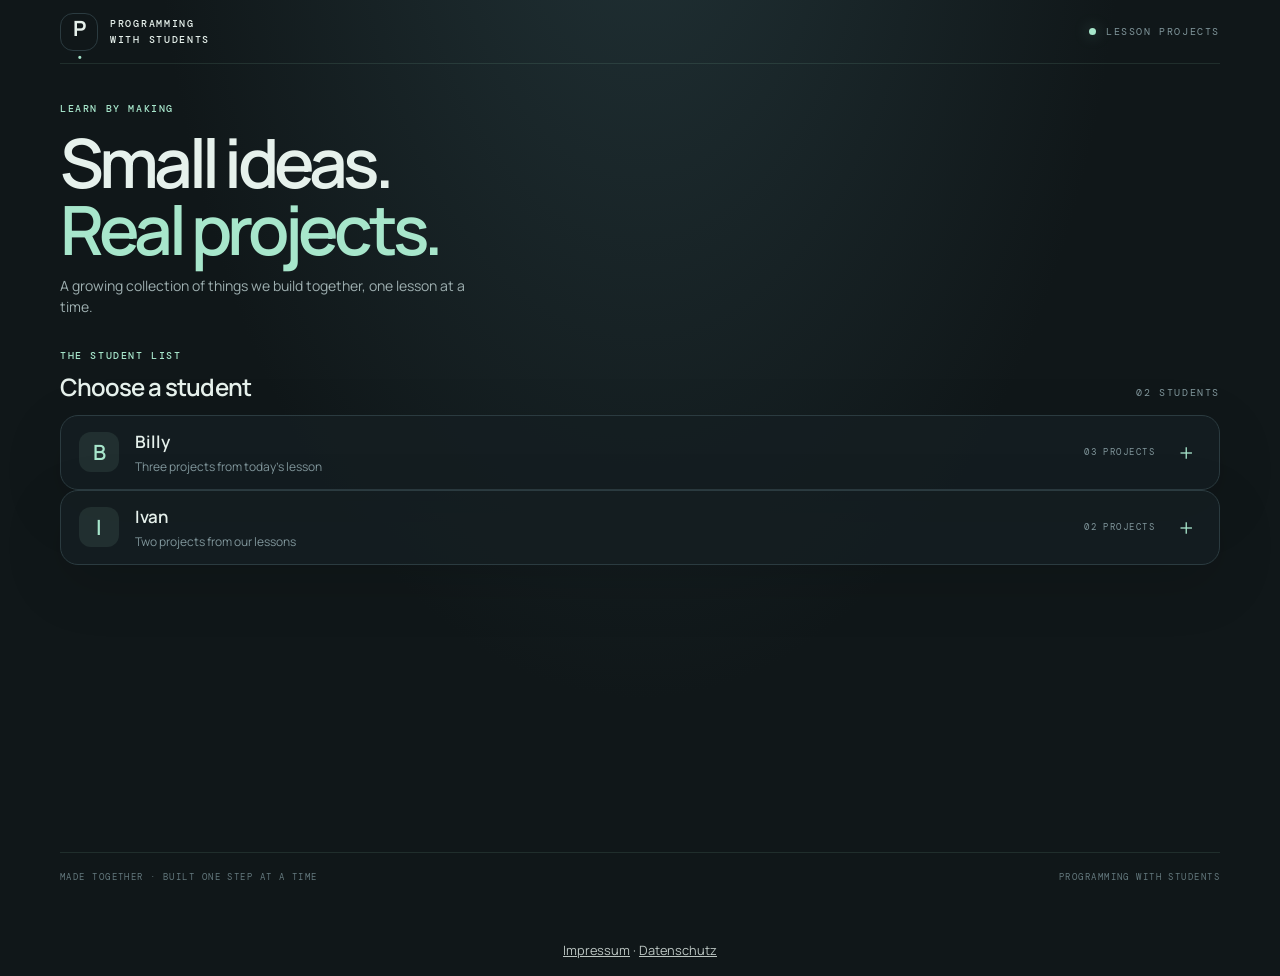
<file: index.html>
<!doctype html>
<html lang="en">
<head>
  <meta charset="utf-8">
  <meta name="viewport" content="width=device-width, initial-scale=1">
  <meta name="theme-color" content="#101719">
  <meta name="description" content="A collection of projects built by students during programming lessons.">
  <title>Programming with Students</title>
  <link rel="preconnect" href="https://fonts.googleapis.com">
  <link rel="preconnect" href="https://fonts.gstatic.com" crossorigin>
  <link href="https://fonts.googleapis.com/css2?family=DM+Mono:wght@400;500&family=Manrope:wght@400;500;600;700;800&display=swap" rel="stylesheet">
  <link rel="stylesheet" href="gallery.css">
  <script src="gallery.js" defer></script>
</head>
<body>
  <main class="site-shell">
    <header class="masthead">
      <a class="wordmark" href="./" aria-label="Programming with Students home"><span class="mark">P<span>·</span></span><span>PROGRAMMING<br>WITH STUDENTS</span></a>
      <span class="edition"><span class="live-dot"></span> LESSON PROJECTS</span>
    </header>

    <section class="intro">
      <p class="eyebrow">LEARN BY MAKING</p>
      <h1>Small ideas.<br><span>Real projects.</span></h1>
      <p class="intro-copy">A growing collection of things we build together, one lesson at a time.</p>
    </section>

    <section class="students" aria-labelledby="students-title">
      <div class="section-heading">
        <div>
          <p class="eyebrow">THE STUDENT LIST</p>
          <h2 id="students-title">Choose a student</h2>
        </div>
        <span class="count">02 STUDENTS</span>
      </div>

      <article class="student-card" id="billyCard">
        <button class="student-toggle" id="billyToggle" type="button" aria-expanded="false" aria-controls="billyProjects">
          <span class="student-avatar" aria-hidden="true">B</span>
          <span class="student-info"><strong>Billy</strong><span>Three projects from today’s lesson</span></span>
          <span class="project-count">03 PROJECTS</span>
          <span class="toggle-icon" aria-hidden="true">+</span>
        </button>

        <div class="projects" id="billyProjects" hidden>
          <div class="project-grid">
            <article class="project-card">
              <div class="project-heading">
                <div><p class="eyebrow">PROJECT 01</p><h3>A Minimal Clock</h3></div>
                <span class="project-symbol" aria-hidden="true">◷</span>
              </div>
              <p class="project-description">Digital, analog, and word clock styles, with a time scrubber for exploring the word clock.</p>
              <div class="preview-frame clock-preview">
                <iframe src="students/Billy/Clock/clock.html" title="Billy’s clock project preview" loading="lazy"></iframe>
              </div>
              <a class="open-link" href="students/Billy/Clock/clock.html" target="_blank" rel="noopener">Open clock <span aria-hidden="true">↗</span></a>
            </article>

            <article class="project-card">
              <div class="project-heading">
                <div><p class="eyebrow">PROJECT 02</p><h3>Irregular Words</h3></div>
                <span class="project-symbol text-symbol" aria-hidden="true">Aa</span>
              </div>
              <p class="project-description">Flashcards, sentence gaps, and missing-letter spelling practice for English verbs.</p>
              <div class="preview-frame words-preview">
                <iframe src="students/Billy/Irregular%20Words/practice.html" title="Billy’s irregular verbs practice preview" loading="lazy"></iframe>
              </div>
              <a class="open-link" href="students/Billy/Irregular%20Words/practice.html" target="_blank" rel="noopener">Open practice <span aria-hidden="true">↗</span></a>
            </article>
            <article class="project-card">
              <div class="project-heading">
                <div><p class="eyebrow">PROJECT 03</p><h3>Tennis Master</h3></div>
                <span class="project-symbol" aria-hidden="true">🎾</span>
              </div>
              <p class="project-description">Explore the tennis court, learn key vocabulary and rules, practise scoring, and test your knowledge.</p>
              <div class="preview-frame tennis-preview">
                <iframe src="students/Billy/Tennis%20Master/index.html" title="Billy Tennis Master project preview" loading="lazy"></iframe>
              </div>
              <a class="open-link" href="students/Billy/Tennis%20Master/index.html" target="_blank" rel="noopener">Open Tennis Master <span aria-hidden="true">↗</span></a>
            </article>
          </div>
          <p class="future-note"><span aria-hidden="true">✳</span> More student projects will find a home here.</p>
        </div>
      </article>

      <article class="student-card" id="ivanCard">
        <button class="student-toggle" id="ivanToggle" type="button" aria-expanded="false" aria-controls="ivanProjects">
          <span class="student-avatar" aria-hidden="true">I</span>
          <span class="student-info"><strong>Ivan</strong><span>Two projects from our lessons</span></span>
          <span class="project-count">02 PROJECTS</span>
          <span class="toggle-icon" aria-hidden="true">+</span>
        </button>

        <div class="projects" id="ivanProjects" hidden>
          <div class="project-grid">
            <article class="project-card">
              <div class="project-heading">
                <div><p class="eyebrow">PROJECT 01</p><h3>Rugby Vocab Champions</h3></div>
                <span class="project-symbol" aria-hidden="true">🏉</span>
              </div>
              <p class="project-description">A playful rugby-themed English vocabulary game with a playbook, goal-kicking challenges, and quizzes.</p>
              <div class="preview-frame rugby-preview">
                <iframe src="students/Ivan/rugby-vocab.html" title="Ivan’s Rugby Vocab Champions project preview" loading="lazy"></iframe>
              </div>
              <a class="open-link" href="students/Ivan/rugby-vocab.html" target="_blank" rel="noopener">Open Rugby Vocab Champions <span aria-hidden="true">↗</span></a>
            </article>

            <article class="project-card">
              <div class="project-heading">
                <div><p class="eyebrow">PROJECT 02</p><h3>Wild Truths</h3></div>
                <span class="project-symbol" aria-hidden="true">🦉</span>
              </div>
              <p class="project-description">A true-or-false animal facts challenge with record breakers, surprising abilities, and ESL vocabulary.</p>
              <div class="preview-frame animal-preview">
                <iframe src="students/Ivan/Animal%20Facts/animal-quiz.html" title="Ivan’s Wild Truths animal facts quiz preview" loading="lazy"></iframe>
              </div>
              <a class="open-link" href="students/Ivan/Animal%20Facts/animal-quiz.html" target="_blank" rel="noopener">Open Wild Truths <span aria-hidden="true">↗</span></a>
            </article>
          </div>
        </div>
      </article>
    </section>

    <footer class="site-footer"><span>MADE TOGETHER · BUILT ONE STEP AT A TIME</span><span>PROGRAMMING WITH STUDENTS</span></footer>
  </main>
<!-- rechtliches -->
<footer class="rechtliches" style="clear:both;margin:2.5rem auto 1rem;padding:0 1rem;text-align:center;font-size:.8rem;line-height:1.6;opacity:.8"><a href="https://edv.ruslanlomaka.org/impressum/" style="color:inherit;text-decoration:underline">Impressum</a> · <a href="datenschutz.html" style="color:inherit;text-decoration:underline">Datenschutz</a></footer>
</body>
</html>
</file>
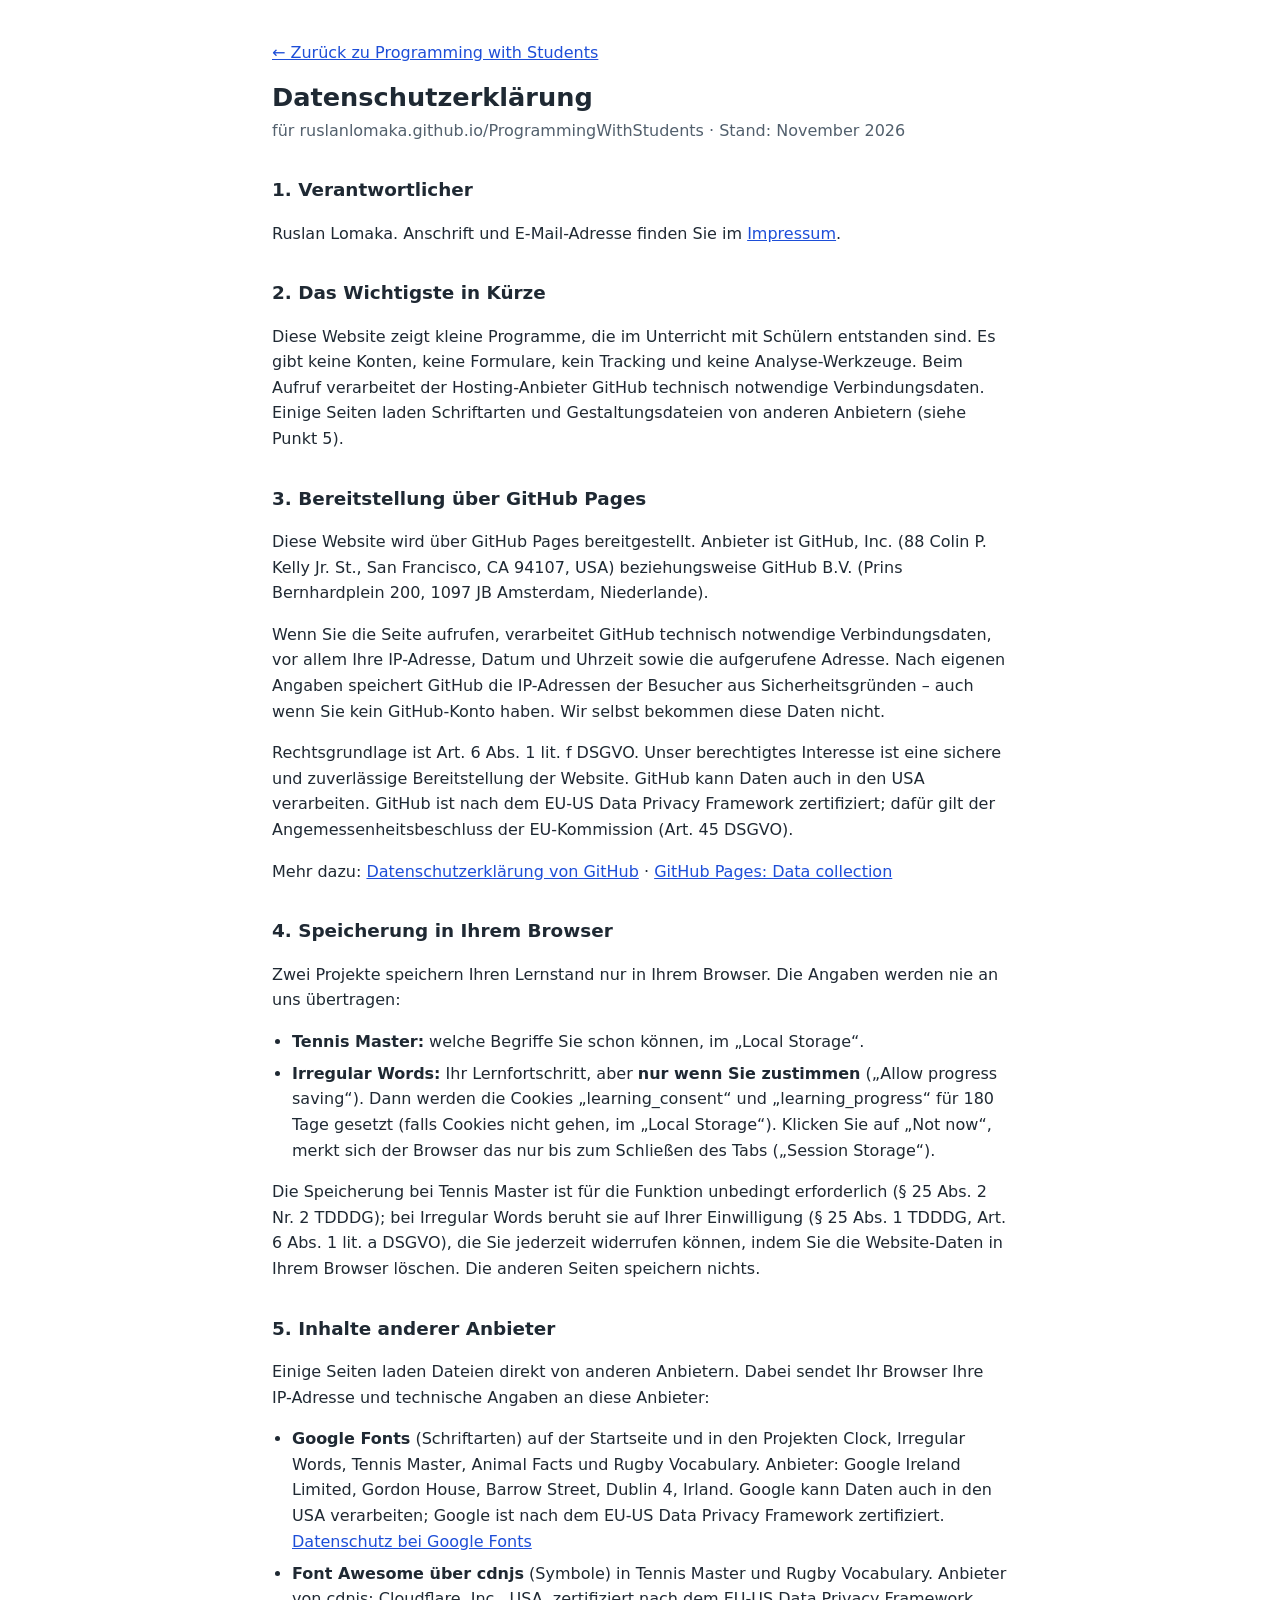
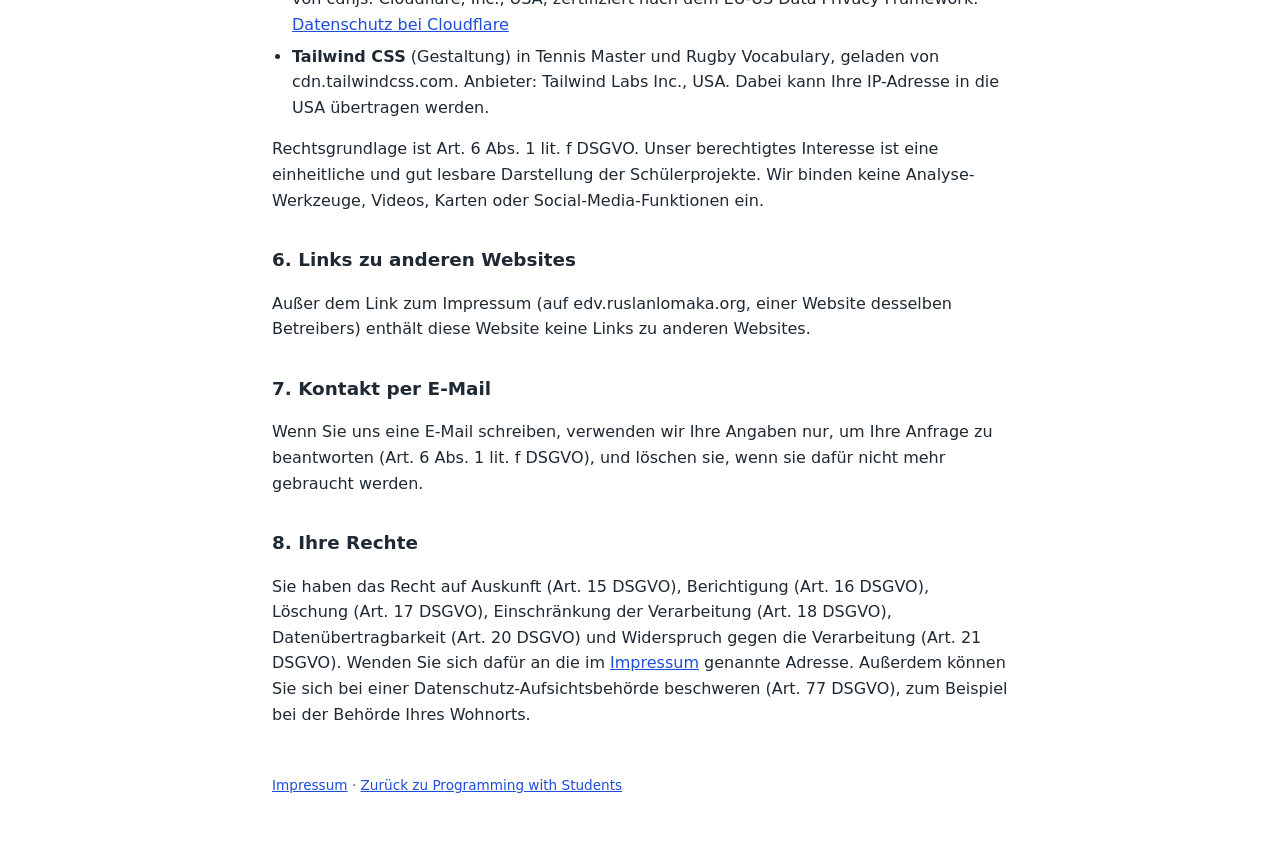
<file: datenschutz.html>
<!DOCTYPE html>
<html lang="de">
<head>
<meta charset="utf-8">
<meta name="viewport" content="width=device-width, initial-scale=1">
<meta name="robots" content="noindex">
<title>Datenschutzerklärung – Programming with Students</title>
<style>
  :root { color-scheme: light dark; --text: #1f2933; --muted: #52606d; --bg: #ffffff; --link: #1d4ed8; }
  @media (prefers-color-scheme: dark) { :root { --text: #e4e7eb; --muted: #9aa5b1; --bg: #111827; --link: #93c5fd; } }
  body { margin: 0; background: var(--bg); color: var(--text); font: 16px/1.6 system-ui, -apple-system, "Segoe UI", Roboto, sans-serif; }
  main { max-width: 46rem; margin: 0 auto; padding: 1.5rem 1rem 3rem; overflow-wrap: anywhere; }
  h1 { font-size: 1.6rem; line-height: 1.25; margin: 1rem 0 .25rem; }
  h2 { font-size: 1.15rem; margin: 2rem 0 .5rem; }
  a { color: var(--link); }
  .meta { color: var(--muted); margin-top: 0; }
  ul { padding-left: 1.25rem; }
  li { margin: .4rem 0; }
  footer { margin-top: 3rem; font-size: .85rem; color: var(--muted); }
</style>
</head>
<body>
<main>
<p><a href="./">← Zurück zu Programming with Students</a></p>
<h1>Datenschutzerklärung</h1>
<p class="meta">für ruslanlomaka.github.io/ProgrammingWithStudents · Stand: November 2026</p>
<h2>1. Verantwortlicher</h2>
<p>Ruslan Lomaka. Anschrift und E-Mail-Adresse finden Sie im <a href="https://edv.ruslanlomaka.org/impressum/">Impressum</a>.</p>
<h2>2. Das Wichtigste in Kürze</h2>
<p>Diese Website zeigt kleine Programme, die im Unterricht mit Schülern entstanden sind. Es gibt keine Konten, keine Formulare, kein Tracking und keine Analyse-Werkzeuge. Beim Aufruf verarbeitet der Hosting-Anbieter GitHub technisch notwendige Verbindungsdaten. Einige Seiten laden Schriftarten und Gestaltungsdateien von anderen Anbietern (siehe Punkt 5).</p>
<h2>3. Bereitstellung über GitHub Pages</h2>
<p>Diese Website wird über GitHub Pages bereitgestellt. Anbieter ist GitHub, Inc. (88 Colin P. Kelly Jr. St., San Francisco, CA 94107, USA) beziehungsweise GitHub B.V. (Prins Bernhardplein 200, 1097 JB Amsterdam, Niederlande).</p>
<p>Wenn Sie die Seite aufrufen, verarbeitet GitHub technisch notwendige Verbindungsdaten, vor allem Ihre IP-Adresse, Datum und Uhrzeit sowie die aufgerufene Adresse. Nach eigenen Angaben speichert GitHub die IP-Adressen der Besucher aus Sicherheitsgründen – auch wenn Sie kein GitHub-Konto haben. Wir selbst bekommen diese Daten nicht.</p>
<p>Rechtsgrundlage ist Art. 6 Abs. 1 lit. f DSGVO. Unser berechtigtes Interesse ist eine sichere und zuverlässige Bereitstellung der Website. GitHub kann Daten auch in den USA verarbeiten. GitHub ist nach dem EU-US Data Privacy Framework zertifiziert; dafür gilt der Angemessenheitsbeschluss der EU-Kommission (Art. 45 DSGVO).</p>
<p>Mehr dazu: <a href="https://docs.github.com/de/site-policy/privacy-policies/github-general-privacy-statement">Datenschutzerklärung von GitHub</a> · <a href="https://docs.github.com/en/pages/getting-started-with-github-pages/about-github-pages">GitHub Pages: Data collection</a></p>
<h2>4. Speicherung in Ihrem Browser</h2>
<p>Zwei Projekte speichern Ihren Lernstand nur in Ihrem Browser. Die Angaben werden nie an uns übertragen:</p>
<ul>
<li><strong>Tennis Master:</strong> welche Begriffe Sie schon können, im „Local Storage“.</li>
<li><strong>Irregular Words:</strong> Ihr Lernfortschritt, aber <strong>nur wenn Sie zustimmen</strong> („Allow progress saving“). Dann werden die Cookies „learning_consent“ und „learning_progress“ für 180 Tage gesetzt (falls Cookies nicht gehen, im „Local Storage“). Klicken Sie auf „Not now“, merkt sich der Browser das nur bis zum Schließen des Tabs („Session Storage“).</li>
</ul>
<p>Die Speicherung bei Tennis Master ist für die Funktion unbedingt erforderlich (§ 25 Abs. 2 Nr. 2 TDDDG); bei Irregular Words beruht sie auf Ihrer Einwilligung (§ 25 Abs. 1 TDDDG, Art. 6 Abs. 1 lit. a DSGVO), die Sie jederzeit widerrufen können, indem Sie die Website-Daten in Ihrem Browser löschen. Die anderen Seiten speichern nichts.</p>
<h2>5. Inhalte anderer Anbieter</h2>
<p>Einige Seiten laden Dateien direkt von anderen Anbietern. Dabei sendet Ihr Browser Ihre IP-Adresse und technische Angaben an diese Anbieter:</p>
<ul>
<li><strong>Google Fonts</strong> (Schriftarten) auf der Startseite und in den Projekten Clock, Irregular Words, Tennis Master, Animal Facts und Rugby Vocabulary. Anbieter: Google Ireland Limited, Gordon House, Barrow Street, Dublin 4, Irland. Google kann Daten auch in den USA verarbeiten; Google ist nach dem EU-US Data Privacy Framework zertifiziert. <a href="https://developers.google.com/fonts/faq/privacy">Datenschutz bei Google Fonts</a></li>
<li><strong>Font Awesome über cdnjs</strong> (Symbole) in Tennis Master und Rugby Vocabulary. Anbieter von cdnjs: Cloudflare, Inc., USA, zertifiziert nach dem EU-US Data Privacy Framework. <a href="https://www.cloudflare.com/de-de/privacypolicy/">Datenschutz bei Cloudflare</a></li>
<li><strong>Tailwind CSS</strong> (Gestaltung) in Tennis Master und Rugby Vocabulary, geladen von cdn.tailwindcss.com. Anbieter: Tailwind Labs Inc., USA. Dabei kann Ihre IP-Adresse in die USA übertragen werden.</li>
</ul>
<p>Rechtsgrundlage ist Art. 6 Abs. 1 lit. f DSGVO. Unser berechtigtes Interesse ist eine einheitliche und gut lesbare Darstellung der Schülerprojekte. Wir binden keine Analyse-Werkzeuge, Videos, Karten oder Social-Media-Funktionen ein.</p>
<h2>6. Links zu anderen Websites</h2>
<p>Außer dem Link zum Impressum (auf edv.ruslanlomaka.org, einer Website desselben Betreibers) enthält diese Website keine Links zu anderen Websites.</p>
<h2>7. Kontakt per E-Mail</h2>
<p>Wenn Sie uns eine E-Mail schreiben, verwenden wir Ihre Angaben nur, um Ihre Anfrage zu beantworten (Art. 6 Abs. 1 lit. f DSGVO), und löschen sie, wenn sie dafür nicht mehr gebraucht werden.</p>
<h2>8. Ihre Rechte</h2>
<p>Sie haben das Recht auf Auskunft (Art. 15 DSGVO), Berichtigung (Art. 16 DSGVO), Löschung (Art. 17 DSGVO), Einschränkung der Verarbeitung (Art. 18 DSGVO), Datenübertragbarkeit (Art. 20 DSGVO) und Widerspruch gegen die Verarbeitung (Art. 21 DSGVO). Wenden Sie sich dafür an die im <a href="https://edv.ruslanlomaka.org/impressum/">Impressum</a> genannte Adresse. Außerdem können Sie sich bei einer Datenschutz-Aufsichtsbehörde beschweren (Art. 77 DSGVO), zum Beispiel bei der Behörde Ihres Wohnorts.</p>
<footer><a href="https://edv.ruslanlomaka.org/impressum/">Impressum</a> · <a href="./">Zurück zu Programming with Students</a></footer>
</main>
</body>
</html>
</file>
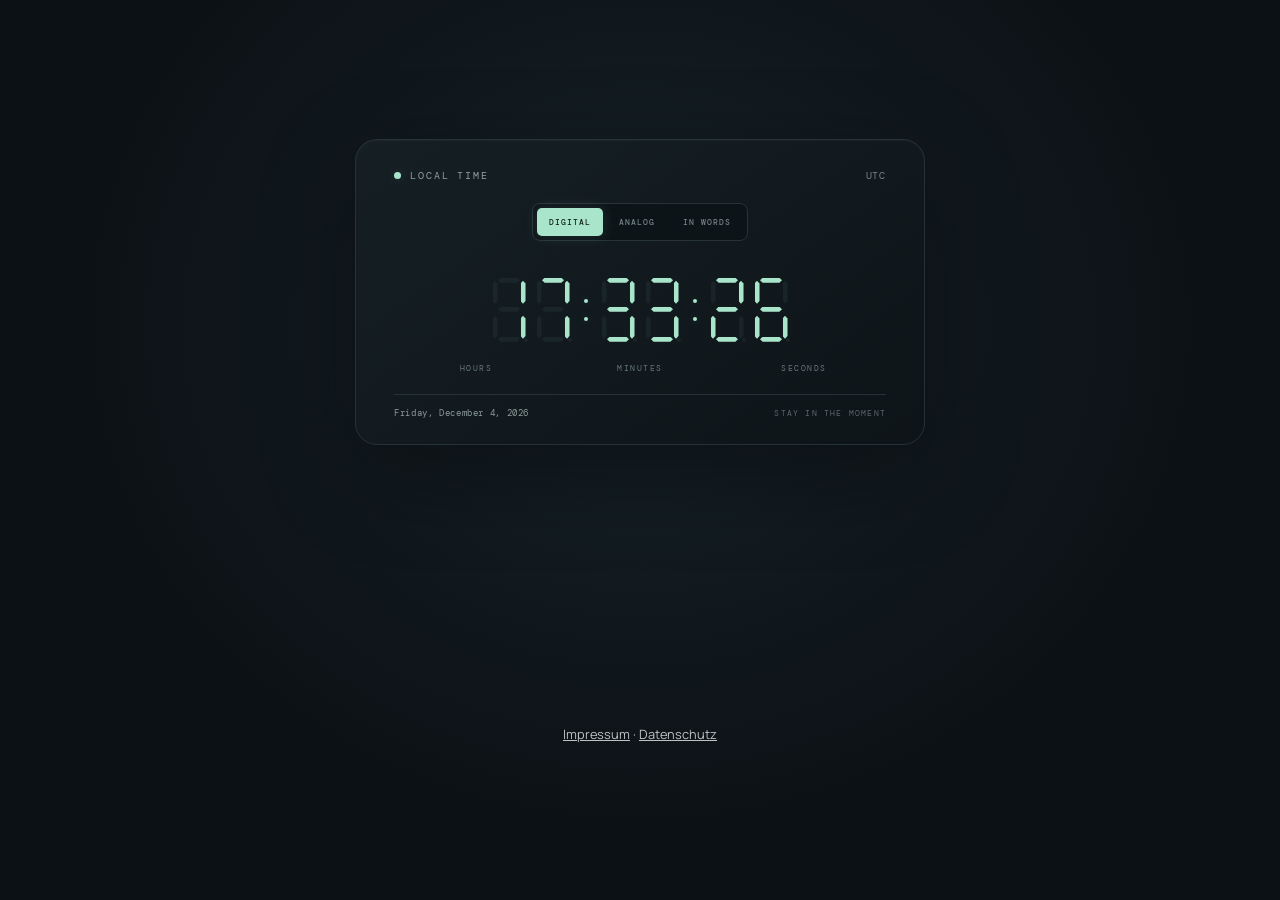
<file: students/Billy/Clock/clock.html>
<!doctype html>
<html lang="en">
<head>
  <meta charset="utf-8">
  <meta name="viewport" content="width=device-width, initial-scale=1">
  <meta name="theme-color" content="#0c1115">
  <title>Time — A Minimal Clock</title>
  <link rel="preconnect" href="https://fonts.googleapis.com">
  <link rel="preconnect" href="https://fonts.gstatic.com" crossorigin>
  <link href="https://fonts.googleapis.com/css2?family=DM+Mono:wght@400;500&family=Manrope:wght@400;500;600;700&display=swap" rel="stylesheet">
  <link rel="stylesheet" href="style.css">
  <script src="script.js" defer></script>
</head>
<body>
  <main class="clock-card" aria-label="Live clock">
    <header class="topline">
      <span class="eyebrow"><span class="live-dot"></span> LOCAL TIME</span>
      <span class="timezone" id="timezone">LOCAL</span>
    </header>
    <nav class="mode-switch" aria-label="Clock style">
      <button class="mode-button active" type="button" data-mode="digital" aria-pressed="true">DIGITAL</button>
      <button class="mode-button" type="button" data-mode="analog" aria-pressed="false">ANALOG</button>
      <button class="mode-button" type="button" data-mode="words" aria-pressed="false">IN WORDS</button>
    </nav>
    <section class="digital view-panel active" id="digitalView" aria-label="Digital time">
      <div class="digit-row" id="digits" role="img" aria-label="--:--:--">
        <div class="digit"></div><div class="digit"></div>
        <span class="colon" aria-hidden="true"><i></i><i></i></span>
        <div class="digit"></div><div class="digit"></div>
        <span class="colon" aria-hidden="true"><i></i><i></i></span>
        <div class="digit seconds-digit"></div><div class="digit seconds-digit"></div>
      </div>
      <div class="digital-labels"><span>HOURS</span><span>MINUTES</span><span>SECONDS</span></div>
    </section>
    <section class="analog-section view-panel" id="analogView" aria-label="Analog clock">
      <div class="clock-face" id="face" role="img" aria-label="Analog clock">
        <div class="face-ring"></div><div class="ticks" id="ticks" aria-hidden="true"></div>
        <div class="hand hour-hand" id="hourHand"></div><div class="hand minute-hand" id="minuteHand"></div>
        <div class="hand second-hand" id="secondHand"></div><div class="pin"></div>
      </div>
    </section>
    <section class="word-section view-panel" id="wordsView" aria-label="Time written in words">
      <div class="word-controls">
        <div class="word-control-topline">
          <div class="time-source" role="group" aria-label="Word clock time source">
            <button class="source-button active" type="button" data-source="live" aria-pressed="true">ACTUAL TIME</button>
            <button class="source-button" type="button" data-source="debug" aria-pressed="false">DEBUG TIME</button>
          </div>
          <output class="debug-readout" id="debugReadout" aria-live="off">--:--</output>
        </div>
        <label class="slider-label" for="timeSlider"><span>00:00</span><span>24 HOUR TIME SCRUBBER</span><span>24:00</span></label>
        <input id="timeSlider" class="time-slider" type="range" min="0" max="1439" step="1" value="0" aria-label="Choose a time from midnight to 11:59 PM" disabled>
        <p class="slider-help" id="sliderHelp">Showing your actual local time. Select Debug Time to move the slider.</p>
      </div>
      <div class="word-face" id="wordFace" role="img" aria-label="Time in words">
        <div class="word-grid" id="wordGrid" aria-hidden="true"></div>
      </div>
      <p class="word-hint">EXACT TO THE MINUTE · QUARTERS &amp; HALF</p>
    </section>
    <footer class="date-line"><span id="date">Loading date…</span><span class="footer-mark">STAY IN THE MOMENT</span></footer>
  </main>
<!-- rechtliches -->
<footer class="rechtliches" style="clear:both;margin:2.5rem auto 1rem;padding:0 1rem;text-align:center;font-size:.8rem;line-height:1.6;opacity:.8"><a href="https://edv.ruslanlomaka.org/impressum/" style="color:inherit;text-decoration:underline">Impressum</a> · <a href="../../../datenschutz.html" style="color:inherit;text-decoration:underline">Datenschutz</a></footer>
</body>
</html>
</file>
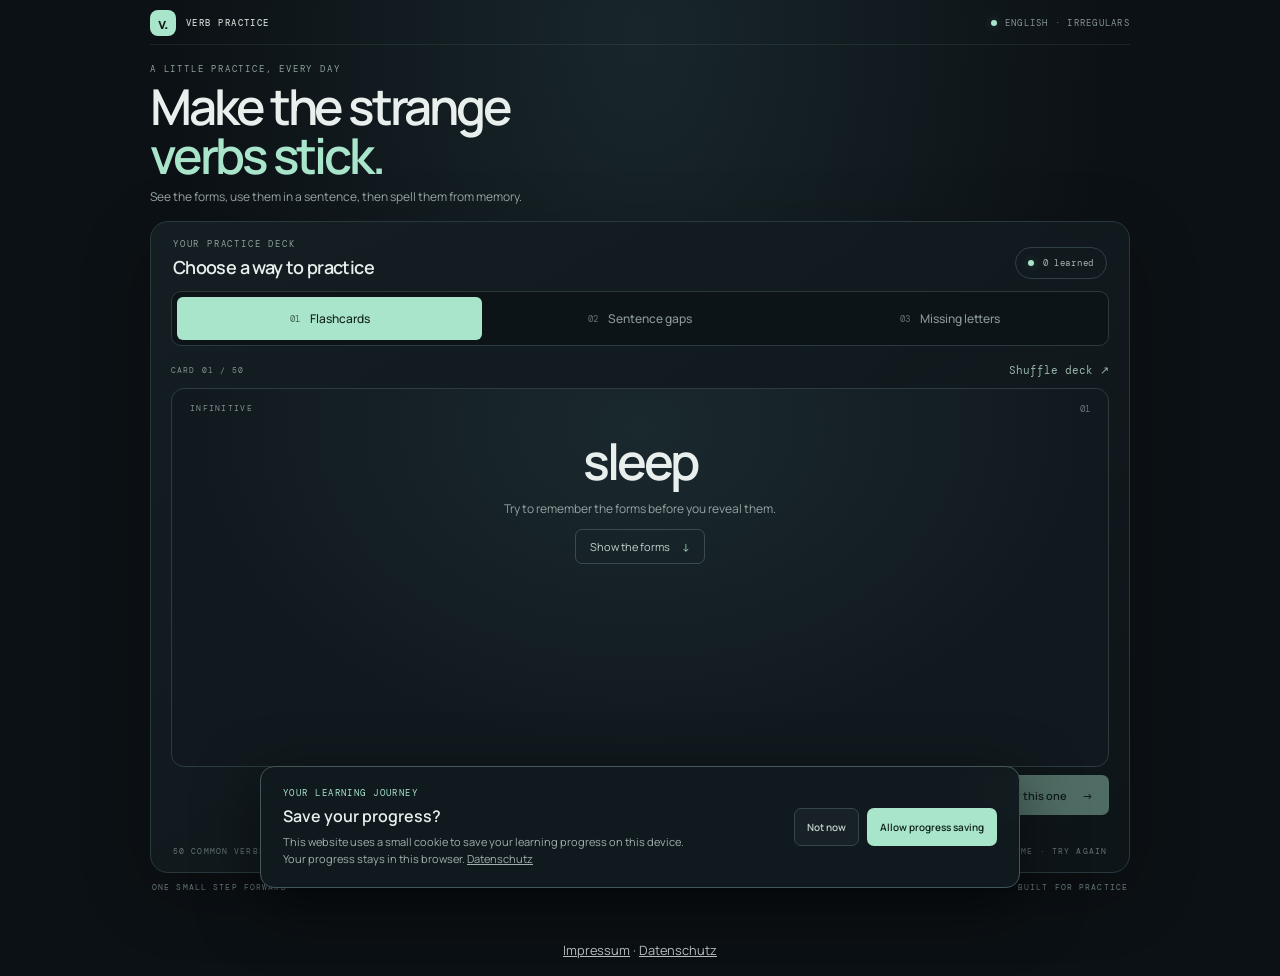
<file: students/Billy/Irregular Words/practice.html>
<!doctype html>
<html lang="en">
<head>
  <meta charset="utf-8">
  <meta name="viewport" content="width=device-width, initial-scale=1">
  <meta name="theme-color" content="#0c1115">
  <title>Verb Practice — Irregular Verbs</title>
  <link rel="preconnect" href="https://fonts.googleapis.com">
  <link rel="preconnect" href="https://fonts.gstatic.com" crossorigin>
  <link href="https://fonts.googleapis.com/css2?family=DM+Mono:wght@400;500&family=Manrope:wght@400;500;600;700;800&display=swap" rel="stylesheet">
  <link rel="stylesheet" href="style.css">
  <script src="script.js" defer></script>
</head>
<body>
  <main class="app-shell">
    <header class="topbar">
      <a class="brand" href="#top" aria-label="Verb Practice home"><span class="brand-mark">v.</span><span>VERB PRACTICE</span></a>
      <span class="level-tag"><span class="pulse"></span> ENGLISH · IRREGULARS</span>
    </header>

    <section class="intro" id="top">
      <p class="kicker">A LITTLE PRACTICE, EVERY DAY</p>
      <h1>Make the strange<br><span>verbs stick.</span></h1>
      <p class="intro-copy">See the forms, use them in a sentence, then spell them from memory.</p>
    </section>

    <section class="practice" aria-label="Irregular verb exercises">
      <div class="practice-heading">
        <div><p class="kicker">YOUR PRACTICE DECK</p><h2>Choose a way to practice</h2></div>
        <div class="progress-chip"><span class="progress-dot"></span><span id="progressText">0 learned</span></div>
      </div>
      <nav class="tabs" role="tablist" aria-label="Practice mode">
        <button class="tab active" id="tab-cards" role="tab" aria-selected="true" aria-controls="cardsPanel" data-panel="cardsPanel"><span>01</span> Flashcards</button>
        <button class="tab" id="tab-gaps" role="tab" aria-selected="false" aria-controls="gapsPanel" data-panel="gapsPanel"><span>02</span> Sentence gaps</button>
        <button class="tab" id="tab-spelling" role="tab" aria-selected="false" aria-controls="spellingPanel" data-panel="spellingPanel"><span>03</span> Missing letters</button>
      </nav>

      <section class="panel active" id="cardsPanel" role="tabpanel" aria-labelledby="tab-cards">
        <div class="panel-meta"><span id="cardCounter">CARD 01 / 50</span><button class="text-button" id="shuffleCards" type="button">Shuffle deck ↗</button></div>
        <article class="flashcard" id="flashcard">
          <div class="card-top"><span class="card-label">INFINITIVE</span><span class="card-index" id="cardIndex">01</span></div>
          <h3 class="base-word" id="cardBase">go</h3>
          <p class="card-prompt" id="cardPrompt">Tap below to reveal the other forms.</p>
          <div class="forms-row hidden" id="cardForms">
            <div class="form"><span>PAST SIMPLE</span><strong id="cardPast">went</strong></div>
            <div class="form"><span>PAST PARTICIPLE</span><strong id="cardPart">gone</strong></div>
          </div>
          <p class="meaning hidden" id="cardMeaning"></p>
          <p class="example hidden" id="cardExample"></p>
          <button class="reveal-button" id="revealCard" type="button">Show the forms <span>↓</span></button>
        </article>
        <div class="card-actions">
          <button class="button secondary" id="againCard" type="button" disabled>Practice again</button>
          <button class="button primary" id="knowCard" type="button" disabled>I know this one <span>→</span></button>
        </div>
        <p class="micro-note">“Read” keeps the same spelling; its past forms sound like <em>red</em>.</p>
      </section>

      <section class="panel" id="gapsPanel" role="tabpanel" aria-labelledby="tab-gaps" hidden>
        <div class="exercise-card">
          <div class="exercise-top"><span class="card-label">FILL THE GAP</span><span class="tense-pill" id="gapTense">PAST SIMPLE</span></div>
          <p class="gap-sentence" id="gapSentence">Yesterday, we ___ to the lake.</p>
          <p class="exercise-cue"><span class="cue-arrow" aria-hidden="true">↳</span> Use the <strong id="gapFormCue">past simple</strong> form of <strong id="gapBase">go</strong>.</p>
          <form class="answer-form" id="gapForm" autocomplete="off">
            <label class="sr-only" for="gapAnswer">Your answer</label>
            <input id="gapAnswer" type="text" placeholder="Type the missing form" spellcheck="false" autocapitalize="none">
            <button class="button primary" type="submit">Check <span>→</span></button>
          </form>
          <p class="feedback" id="gapFeedback" aria-live="polite"></p>
          <button class="text-button next-exercise" id="nextGap" type="button">Another sentence ↗</button>
        </div>
      </section>

      <section class="panel" id="spellingPanel" role="tabpanel" aria-labelledby="tab-spelling" hidden>
        <div class="exercise-card spelling-card">
          <div class="exercise-top"><span class="card-label">SPELL FROM MEMORY</span><span class="tense-pill" id="spellingTense">PAST PARTICIPLE</span></div>
          <p class="spelling-cue">Write the complete form of</p>
          <h3 class="spelling-base" id="spellingBase">write</h3>
          <div class="letter-pattern" id="letterPattern" aria-label="Missing letters"></div>
          <form class="answer-form" id="spellingForm" autocomplete="off">
            <label class="sr-only" for="spellingAnswer">Write the complete form</label>
            <input id="spellingAnswer" type="text" placeholder="Type the complete word" spellcheck="false" autocapitalize="none">
            <button class="button primary" type="submit">Check <span>→</span></button>
          </form>
          <p class="feedback" id="spellingFeedback" aria-live="polite"></p>
          <button class="text-button next-exercise" id="nextSpelling" type="button">Another word ↗</button>
        </div>
      </section>
      <footer class="practice-footer"><span>50 COMMON VERBS · 78 GAP SENTENCES</span><span>TAKE YOUR TIME · TRY AGAIN</span></footer>
    </section>
    <footer class="page-footer"><span>ONE SMALL STEP FORWARD</span><span>BUILT FOR PRACTICE</span></footer>
      <aside class="cookie-notice" id="cookieNotice" aria-labelledby="cookieTitle" role="region">
      <div class="cookie-copy">
        <p class="cookie-kicker">YOUR LEARNING JOURNEY</p>
        <h2 id="cookieTitle">Save your progress?</h2>
        <p>This website uses a small cookie to save your learning progress on this device. Your progress stays in this browser. <a href="../../../datenschutz.html" style="color:inherit;text-decoration:underline">Datenschutz</a></p>
      </div>
      <div class="cookie-actions">
        <button class="cookie-button secondary" id="declineCookies" type="button">Not now</button>
        <button class="cookie-button primary" id="acceptCookies" type="button">Allow progress saving</button>
      </div>
    </aside>
  </main>
<!-- rechtliches -->
<footer class="rechtliches" style="clear:both;margin:2.5rem auto 1rem;padding:0 1rem;text-align:center;font-size:.8rem;line-height:1.6;opacity:.8"><a href="https://edv.ruslanlomaka.org/impressum/" style="color:inherit;text-decoration:underline">Impressum</a> · <a href="../../../datenschutz.html" style="color:inherit;text-decoration:underline">Datenschutz</a></footer>
</body>
</html>
</file>
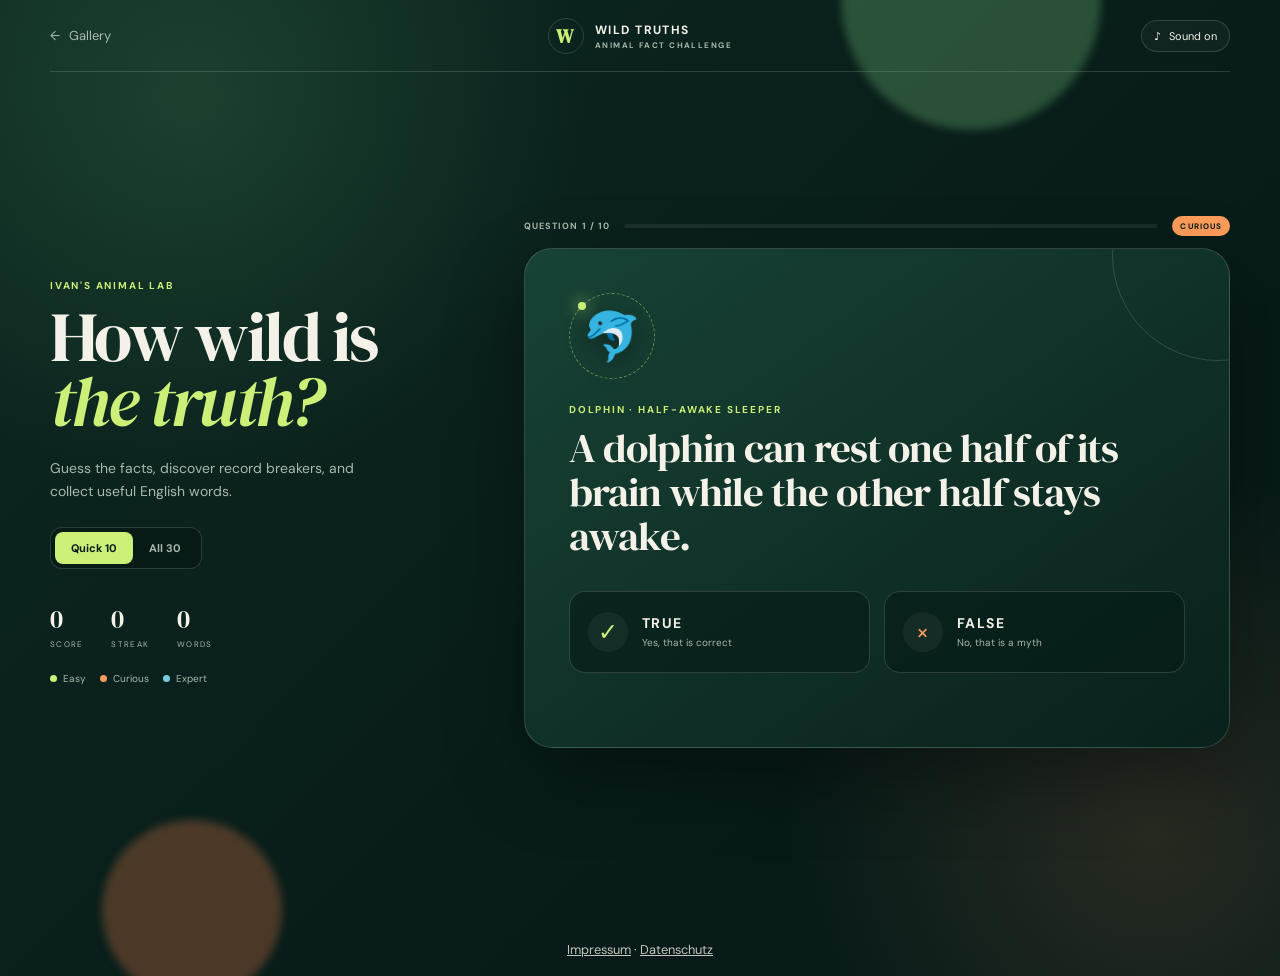
<file: students/Ivan/Animal Facts/animal-quiz.html>
<!doctype html>
<html lang="en">
<head>
  <meta charset="utf-8">
  <meta name="viewport" content="width=device-width, initial-scale=1">
  <meta name="theme-color" content="#102c25">
  <meta name="description" content="A true-or-false animal facts game with ESL vocabulary.">
  <title>Wild Truths — Animal Fact Challenge</title>
  <link rel="preconnect" href="https://fonts.googleapis.com">
  <link rel="preconnect" href="https://fonts.gstatic.com" crossorigin>
  <link href="https://fonts.googleapis.com/css2?family=DM+Sans:wght@500;600;700&family=DM+Serif+Display&display=swap" rel="stylesheet">
  <link rel="stylesheet" href="animal-quiz.css">
  <script src="animal-quiz.js" defer></script>
</head>
<body>
  <div class="ambient ambient-one" aria-hidden="true"></div>
  <div class="ambient ambient-two" aria-hidden="true"></div>

  <main class="app-shell">
    <header class="topbar">
      <a class="back-link" href="../../../index.html" aria-label="Back to Programming with Students">
        <span aria-hidden="true">←</span> Gallery
      </a>
      <div class="brand"><span class="brand-mark">W</span><span>WILD TRUTHS<small>ANIMAL FACT CHALLENGE</small></span></div>
      <button class="sound-toggle" id="soundToggle" type="button" aria-pressed="true" title="Turn sounds off">
        <span aria-hidden="true">♪</span><span class="sound-label">Sound on</span>
      </button>
    </header>

    <section class="game-layout" aria-live="polite">
      <aside class="explorer-panel">
        <p class="kicker">IVAN'S ANIMAL LAB</p>
        <h1>How wild is<br><em>the truth?</em></h1>
        <p class="intro">Guess the facts, discover record breakers, and collect useful English words.</p>

        <div class="round-picker" role="group" aria-label="Choose round length">
          <button class="round-option active" type="button" data-round="10">Quick 10</button>
          <button class="round-option" type="button" data-round="30">All 30</button>
        </div>

        <div class="scoreboard">
          <div><span id="scoreValue">0</span><small>SCORE</small></div>
          <div><span id="streakValue">0</span><small>STREAK</small></div>
          <div><span id="wordsValue">0</span><small>WORDS</small></div>
        </div>

        <div class="level-key" aria-label="Question levels">
          <span><i class="level-dot easy"></i> Easy</span>
          <span><i class="level-dot curious"></i> Curious</span>
          <span><i class="level-dot expert"></i> Expert</span>
        </div>
      </aside>

      <section class="quiz-stage">
        <div class="progress-row">
          <span id="questionCounter">QUESTION 1 / 10</span>
          <div class="progress-track" aria-hidden="true"><span id="progressBar"></span></div>
          <span id="levelLabel" class="level-badge easy">EASY</span>
        </div>

        <article class="question-card" id="questionCard">
          <div class="animal-orbit" aria-hidden="true">
            <span class="orbit-ring"></span>
            <span class="animal-emoji" id="animalEmoji">🦎</span>
          </div>
          <p class="animal-name" id="animalName">Loading the expedition…</p>
          <h2 id="questionText">Please wait while the animal facts arrive.</h2>

          <div class="answer-grid" id="answerButtons">
            <button class="answer-btn true-btn" type="button" data-answer="true">
              <span class="answer-icon" aria-hidden="true">✓</span>
              <span><strong>TRUE</strong><small>Yes, that is correct</small></span>
            </button>
            <button class="answer-btn false-btn" type="button" data-answer="false">
              <span class="answer-icon" aria-hidden="true">×</span>
              <span><strong>FALSE</strong><small>No, that is a myth</small></span>
            </button>
          </div>

          <div class="feedback" id="feedback" hidden>
            <div class="feedback-heading">
              <span class="verdict-icon" id="verdictIcon" aria-hidden="true">✓</span>
              <div><p id="verdictText">Excellent!</p><span id="correctAnswerText">The statement is true.</span></div>
            </div>
            <p class="fact-explanation" id="factExplanation"></p>
            <div class="vocab-card">
              <span>WORD TO KEEP</span>
              <strong id="vocabWord"></strong>
              <p id="vocabDefinition"></p>
            </div>
            <div class="feedback-actions">
              <a id="sourceLink" href="#" target="_blank" rel="noopener">Check the source ↗</a>
              <button id="nextButton" type="button">Next animal <span aria-hidden="true">→</span></button>
            </div>
          </div>
        </article>

        <section class="results-card" id="resultsCard" hidden>
          <span class="result-animal" aria-hidden="true">🦉</span>
          <p class="kicker">EXPEDITION COMPLETE</p>
          <h2 id="resultTitle">Wildlife expert!</h2>
          <p id="resultSummary"></p>
          <div class="result-score"><strong id="finalScore">0/10</strong><span>correct answers</span></div>
          <div class="result-actions">
            <button id="playAgainButton" type="button">Play a new round</button>
            <a href="../../../index.html">Back to gallery</a>
          </div>
        </section>

        <p class="loading-error" id="loadingError" hidden>We could not load the questions. Please open this game from the published website or a local web server.</p>
      </section>
    </section>
  </main>
<!-- rechtliches -->
<footer class="rechtliches" style="clear:both;margin:2.5rem auto 1rem;padding:0 1rem;text-align:center;font-size:.8rem;line-height:1.6;opacity:.8"><a href="https://edv.ruslanlomaka.org/impressum/" style="color:inherit;text-decoration:underline">Impressum</a> · <a href="../../../datenschutz.html" style="color:inherit;text-decoration:underline">Datenschutz</a></footer>
</body>
</html>
</file>
<file: gallery.css>
:root {
  color-scheme: dark;
  --bg: #101719;
  --surface: #141e21;
  --surface-raised: #182427;
  --line: #2b3b40;
  --muted: #80969b;
  --text: #e6f1ec;
  --accent: #a7e6cb;
  --accent-ink: #13201d;
  --mono: "DM Mono", ui-monospace, SFMono-Regular, Consolas, monospace;
  --sans: Manrope, system-ui, sans-serif;
}
* { box-sizing: border-box; }
body {
  margin: 0;
  min-height: 100vh;
  background: radial-gradient(ellipse at 50% -20%, #213236 0, transparent 54%), var(--bg);
  color: var(--text);
  font-family: var(--sans);
}
button, a { font: inherit; }
.site-shell { width: min(1160px, calc(100% - 48px)); margin: 0 auto; }
.masthead { min-height: 92px; display: flex; justify-content: space-between; align-items: center; border-bottom: 1px solid rgba(167,230,203,.11); }
.wordmark { display: inline-flex; gap: 12px; align-items: center; color: var(--text); text-decoration: none; font: 500 10px/1.55 var(--mono); letter-spacing: .17em; }
.mark { width: 38px; height: 38px; border: 1px solid var(--line); border-radius: 13px; display: grid; place-items: center; font: 700 21px var(--sans); letter-spacing: -.08em; }
.mark span { color: var(--accent); }
.edition, .eyebrow, .count, .project-count, .site-footer { font-family: var(--mono); letter-spacing: .16em; }
.edition { color: var(--muted); font-size: 10px; display: flex; gap: 10px; align-items: center; }
.live-dot { width: 7px; height: 7px; border-radius: 50%; background: var(--accent); box-shadow: 0 0 15px #a7e6cb66; }
.intro { padding: 84px 0 76px; max-width: 620px; }
.eyebrow { color: var(--accent); font-size: 10px; font-weight: 500; margin: 0 0 14px; }
h1 { font-size: clamp(48px, 7vw, 82px); line-height: .99; letter-spacing: -.07em; font-weight: 600; margin: 0; }
h1 span { color: var(--accent); }
.intro-copy { color: #9eafb0; font-size: 16px; line-height: 1.7; margin: 24px 0 0; max-width: 430px; }
.students { padding-bottom: 88px; }
.section-heading { display: flex; align-items: end; justify-content: space-between; margin-bottom: 20px; }
.section-heading .eyebrow { margin-bottom: 8px; }
h2 { margin: 0; font-size: 24px; letter-spacing: -.04em; font-weight: 600; }
.count { color: var(--muted); font-size: 10px; padding-bottom: 4px; }
.student-card { background: rgba(20,30,33,.85); border: 1px solid var(--line); border-radius: 18px; overflow: hidden; box-shadow: 0 18px 60px #0002; }
.student-toggle { width: 100%; border: 0; background: transparent; color: inherit; display: flex; align-items: center; text-align: left; gap: 16px; padding: 20px 24px; cursor: pointer; }
.student-toggle:hover, .student-toggle:focus-visible { background: #ffffff05; }
.student-toggle:focus-visible, .open-link:focus-visible { outline: 2px solid var(--accent); outline-offset: 3px; }
.student-avatar { width: 48px; height: 48px; border-radius: 15px; background: #a7e6cb18; color: var(--accent); display: grid; place-items: center; font-size: 21px; font-weight: 600; }
.student-info { display: grid; gap: 5px; flex: 1; }
.student-info strong { font-size: 17px; font-weight: 600; }
.student-info > span { color: var(--muted); font-size: 12px; }
.project-count { color: var(--muted); font-size: 9px; }
.toggle-icon { color: var(--accent); font: 300 25px var(--sans); width: 30px; text-align: center; transition: transform .2s ease; }
.student-toggle[aria-expanded="true"] .toggle-icon { transform: rotate(45deg); }
.projects { border-top: 1px solid var(--line); padding: 24px; }
.project-grid { display: grid; grid-template-columns: repeat(2, minmax(0,1fr)); gap: 18px; }
.project-card { min-width: 0; border: 1px solid #29383c; background: #111a1d; border-radius: 14px; padding: 20px; }
.project-heading { display: flex; justify-content: space-between; align-items: center; }
.project-heading .eyebrow { font-size: 9px; margin-bottom: 7px; }
h3 { font-size: 19px; letter-spacing: -.04em; font-weight: 600; margin: 0; }
.project-symbol { width: 38px; height: 38px; display: grid; place-items: center; border-radius: 12px; color: var(--accent); background: #a7e6cb12; font-size: 25px; }
.text-symbol { font: 500 15px var(--mono); }
.project-description { color: #91a3a5; min-height: 42px; font-size: 12px; line-height: 1.7; margin: 12px 0 16px; }
.preview-frame { background: #0d1315; border: 1px solid #2a383c; border-radius: 10px; overflow: hidden; position: relative; }
.preview-frame iframe { width: 100%; display: block; border: 0; background: #0d1315; }
.clock-preview iframe { height: 340px; }
.words-preview iframe { height: 420px; }
.rugby-preview iframe { height: 340px; }
.animal-preview iframe { height: 340px; }
.open-link { margin-top: 14px; display: inline-flex; align-items: center; gap: 9px; color: var(--accent); text-decoration: none; font: 500 11px var(--mono); letter-spacing: .05em; }
.open-link span { font-size: 15px; transition: transform .2s ease; }
.open-link:hover span { transform: translate(2px,-2px); }
.future-note { margin: 22px 0 0; color: var(--muted); font-size: 12px; display: flex; align-items: center; gap: 9px; }
.future-note span { color: var(--accent); }
.site-footer { border-top: 1px solid rgba(167,230,203,.11); min-height: 66px; display: flex; justify-content: space-between; align-items: center; gap: 18px; color: #64797e; font-size: 9px; }
[hidden] { display: none !important; }
@media (max-width: 720px) {
  .site-shell { width: min(100% - 32px, 540px); }
  .intro { padding: 66px 0 60px; }
  .project-grid { grid-template-columns: 1fr; }
  .project-description { min-height: 0; }
  .clock-preview iframe { height: 310px; }
  .words-preview iframe { height: 390px; }
  .projects { padding: 16px; }
}
@media (max-width: 480px) {
  .masthead { min-height: 76px; }
  .edition { font-size: 8px; }
  .student-toggle { gap: 11px; padding: 16px; }
  .student-info > span { font-size: 11px; }
  .project-count { display: none; }
  .site-footer { font-size: 8px; letter-spacing: .09em; }
}
/* Keep the student list and both project cards in one viewport. */
.site-shell{min-height:100svh;display:flex;flex-direction:column}
.masthead{min-height:64px}
.intro{padding:clamp(22px,4.2vh,42px) 0 clamp(18px,3.5vh,32px)}
.intro h1{font-size:clamp(42px,6vw,68px)}
.intro-copy{margin-top:12px;font-size:14px;line-height:1.5}
.students{padding-bottom:clamp(18px,3vh,28px)}
.section-heading{margin-bottom:12px}
.student-toggle{padding:14px 18px}
.student-avatar{width:40px;height:40px;border-radius:12px}
.projects{padding:14px}
.project-grid{gap:12px}
.project-card{padding:14px}
.project-description{min-height:36px;margin:8px 0 10px;font-size:11px;line-height:1.55}
.clock-preview iframe,.words-preview iframe,.rugby-preview iframe,.tennis-preview iframe,.animal-preview iframe{height:150px}
.open-link{margin-top:10px}
.future-note{margin-top:12px}
.site-footer{margin-top:auto;min-height:48px}
@media(max-width:720px){
  .site-shell{width:calc(100% - 28px)}
  .masthead{min-height:54px}
  .mark{width:32px;height:32px;border-radius:10px}
  .intro{padding:18px 0 16px}
  .intro .eyebrow{margin-bottom:8px}
  .intro h1{font-size:clamp(36px,10vw,48px)}
  .intro-copy{max-width:370px;margin-top:9px;font-size:12px;line-height:1.45}
  .section-heading{margin-bottom:9px}
  h2{font-size:20px}
  .student-toggle{gap:10px;padding:11px 12px}
  .student-avatar{width:36px;height:36px}
  .student-info strong{font-size:15px}
  .student-info>span{font-size:10px}
  .projects{padding:10px}
  .project-grid{grid-template-columns:1fr;gap:8px}
  .project-card{display:grid;grid-template-columns:minmax(0,1fr) auto;gap:0 10px;padding:10px 12px}
  .project-heading{grid-column:1/-1}
  .project-heading .eyebrow{margin-bottom:4px}
  h3{font-size:15px}
  .project-symbol{width:30px;height:30px}
  .project-description{grid-column:1/-1;min-height:0;margin:5px 0 7px;font-size:10px;line-height:1.4}
  .preview-frame{grid-column:1/-1}
  .clock-preview iframe,.words-preview iframe,.rugby-preview iframe,.tennis-preview iframe,.animal-preview iframe{height:74px}
  .open-link{grid-column:1/-1;margin-top:6px;font-size:10px}
  .future-note{margin-top:8px;font-size:10px}
  .site-footer{min-height:36px;font-size:7px;letter-spacing:.07em}
}
@media(max-height:760px){
  .intro{padding-top:18px;padding-bottom:14px}
  .intro h1{font-size:clamp(38px,6vh,58px)}
  .students{padding-bottom:14px}
  .clock-preview iframe,.words-preview iframe,.rugby-preview iframe,.tennis-preview iframe,.animal-preview iframe{height:120px}
}
@media(max-width:720px) and (max-height:760px){
  .intro{padding:12px 0}
  .intro h1{font-size:36px}
  .intro-copy{margin-top:6px}
  .clock-preview iframe,.words-preview iframe,.rugby-preview iframe,.tennis-preview iframe,.animal-preview iframe{height:58px}
  .project-description{display:none}
  .site-footer{min-height:30px}
}
</file>
<file: students/Billy/Clock/style.css>
:root {
  color-scheme: dark;
  --bg: #0c1115;
  --panel: #11191e;
  --text: #e9efed;
  --muted: #76858a;
  --dim: #2a393e;
  --accent: #a9e5cb;
  --glow: rgba(169, 229, 203, .18);
}
* { box-sizing: border-box; }
body {
  min-height: 100vh; margin: 0; display: grid; place-items: center; padding: 28px;
  background: radial-gradient(ellipse at 50% 36%, #172329 0, var(--bg) 62%);
  color: var(--text); font-family: Manrope, sans-serif;
}
.clock-card {
  width: min(100%, 570px); padding: 34px 42px 28px; border: 1px solid #253238; border-radius: 22px;
  background: linear-gradient(145deg, rgba(21,31,36,.97), rgba(13,20,24,.97));
  box-shadow: 0 28px 90px rgba(0,0,0,.38), inset 0 1px 0 rgba(255,255,255,.035);
}
.topline, .date-line { display: flex; justify-content: space-between; align-items: center; }
.eyebrow, .timezone, .digital-labels, .divider, .date-line { font-family: 'DM Mono', monospace; }
.eyebrow { display:flex; gap:9px; align-items:center; color: #91a09f; font-size:10px; letter-spacing:.19em; }
.live-dot { width:7px; height:7px; border-radius:50%; background:var(--accent); box-shadow:0 0 12px var(--glow); }
.timezone { color:var(--muted); font-size:10px; letter-spacing:.08em; }
.digital { padding: 42px 0 30px; }
.digit-row { display:flex; align-items:center; justify-content:center; gap:7px; height:74px; }
.digit { position:relative; width:37px; height:68px; flex:none; }
.segment { position:absolute; background:var(--dim); opacity:.35; transition:background .18s ease, opacity .18s ease, box-shadow .18s ease; }
.segment.on { background:var(--accent); opacity:1; box-shadow:0 0 11px var(--glow); }
.segment.a, .segment.g, .segment.d { width:22px; height:5px; left:7.5px; clip-path:polygon(12% 0,88% 0,100% 50%,88% 100%,12% 100%,0 50%); }
.segment.a { top:2px; } .segment.g { top:31px; } .segment.d { bottom:2px; }
.segment.b, .segment.c, .segment.e, .segment.f { height:23px; width:5px; clip-path:polygon(0 12%,50% 0,100% 12%,100% 88%,50% 100%,0 88%); }
.segment.b { top:5px; right:2px; } .segment.c { bottom:5px; right:2px; }
.segment.f { top:5px; left:2px; } .segment.e { bottom:5px; left:2px; }
.colon { height:68px; width:12px; display:flex; flex-direction:column; justify-content:center; gap:14px; align-items:center; margin:0 1px; }
.colon i { width:4px; height:4px; border-radius:50%; background:var(--accent); box-shadow:0 0 9px var(--glow); }
.digital-labels { display:grid; grid-template-columns: 2fr 2fr 2fr; margin-top:16px; text-align:center; color:#68777b; font-size:8px; letter-spacing:.18em; }
.divider { display:flex; gap:14px; align-items:center; color:#647277; font-size:8px; letter-spacing:.2em; }
.divider::before, .divider::after { content:""; height:1px; flex:1; background:#26343a; }
.analog-section { display:grid; place-items:center; padding:30px 0 26px; }
.clock-face { width:216px; height:216px; position:relative; border-radius:50%; border:1px solid #334249; background:radial-gradient(circle at 50% 45%, #182429, #10171b 72%); box-shadow:0 0 0 8px rgba(255,255,255,.012), 0 14px 38px rgba(0,0,0,.25), inset 0 0 30px rgba(0,0,0,.25); }
.face-ring { position:absolute; inset:8px; border:1px solid rgba(161,186,181,.07); border-radius:50%; }
.tick { position:absolute; width:1px; height:6px; top:13px; left:calc(50% - .5px); transform-origin:50% 94px; background:#536166; }
.tick.major { height:10px; width:2px; left:calc(50% - 1px); background:#9ba9a6; }
.hand { position:absolute; left:50%; bottom:50%; transform-origin:50% 100%; border-radius:99px; z-index:2; }
.hour-hand { width:5px; height:56px; margin-left:-2.5px; background:#dce6e1; }
.minute-hand { width:3px; height:76px; margin-left:-1.5px; background:#a9c5bb; }
.second-hand { width:1px; height:84px; margin-left:-.5px; background:var(--accent); box-shadow:0 0 8px var(--glow); }
.pin { position:absolute; width:9px; height:9px; left:50%; top:50%; z-index:3; border-radius:50%; transform:translate(-50%,-50%); background:var(--accent); border:2px solid #162126; box-shadow:0 0 10px var(--glow); }
.date-line { border-top:1px solid #253238; padding-top:18px; color:#8d9a99; font-size:9px; letter-spacing:.07em; }
.footer-mark { color:#59676c; font-size:8px; letter-spacing:.15em; }
@media(max-width:480px) { body { padding:14px; } .clock-card { padding:26px 18px 22px; } .digit-row { gap:4px; transform:scale(.88); } .digital { padding:34px 0 24px; } .digital-labels { font-size:7px; } .clock-face { width:200px; height:200px; } .tick { transform-origin:50% 86px; } .hour-hand { height:51px; } .minute-hand { height:69px; } .second-hand { height:77px; } .footer-mark { font-size:7px; } }
@media(prefers-reduced-motion:reduce) { *,*::before,*::after { transition:none !important; } }
.digit .segment.dp { width:4px; height:4px; right:0; bottom:2px; border-radius:50%; clip-path:none; }

.mode-switch { display:flex; gap:4px; width:max-content; max-width:100%; margin:25px auto 0; padding:4px; border:1px solid #26343a; border-radius:8px; background:#0d1418; }
.mode-button { border:0; border-radius:5px; padding:9px 12px; color:#758489; background:transparent; font:500 8px 'DM Mono',monospace; letter-spacing:.13em; cursor:pointer; transition:color .2s, background .2s, box-shadow .2s; }
.mode-button:hover { color:#c6d3cf; }
.mode-button.active { color:#13211d; background:var(--accent); box-shadow:0 0 16px rgba(169,229,203,.12); }
.mode-button:focus-visible { outline:2px solid var(--accent); outline-offset:3px; }
.view-panel { display:none; }
.digital.view-panel.active { display:block; }
.analog-section.view-panel.active, .word-section.view-panel.active { display:grid; }
.digital { padding:36px 0 28px; }
.analog-section { padding:28px 0 23px; }
.word-section { justify-items:center; padding:24px 0 20px; }
.word-face { position:relative; width:min(100%, 370px); aspect-ratio:1.1; display:grid; place-items:center; padding:28px 24px; border:1px solid #334249; border-radius:15px; background:radial-gradient(ellipse at 50% 43%, #182429, #10171b 78%); box-shadow:0 0 0 7px rgba(255,255,255,.012), 0 14px 38px rgba(0,0,0,.25), inset 0 0 30px rgba(0,0,0,.25); }
.word-grid { width:100%; display:grid; grid-template-columns:repeat(11,minmax(0,1fr)); grid-template-rows:repeat(10,1fr); align-items:center; justify-items:center; gap:2px 0; }
.word-letter { color:#3b494e; font:500 clamp(10px, 2.7vw, 16px) 'DM Mono',monospace; line-height:1; transition:color .18s, text-shadow .18s; }
.word-letter.lit { color:#c5f2dc; text-shadow:0 0 11px rgba(169,229,203,.55); }
.minute-dot { position:absolute; width:5px; height:5px; border:1px solid #50615f; border-radius:50%; background:#26343a; }
.minute-dot.lit { background:var(--accent); border-color:var(--accent); box-shadow:0 0 9px var(--glow); }
.dot-one { left:13px; bottom:13px; } .dot-two { left:23px; bottom:13px; }
.dot-three { left:33px; bottom:13px; } .dot-four { left:43px; bottom:13px; }
.word-hint { margin:13px 0 0; color:#68777b; font:8px 'DM Mono',monospace; letter-spacing:.14em; text-align:center; }
@media(max-width:480px) {
  .mode-switch { margin-top:20px; } .mode-button { padding:9px 10px; font-size:7px; }
  .digital { padding:30px 0 22px; } .analog-section { padding:22px 0 18px; }
  .word-section { padding:20px 0 17px; } .word-face { padding:22px 18px; }
  .word-letter { font-size:clamp(9px, 3.2vw, 14px); }
}
.word-face { width:min(100%, 370px); aspect-ratio:1; padding:24px; }
.word-grid { grid-template-columns:repeat(17,minmax(0,1fr)); grid-template-rows:repeat(17,1fr); gap:2px 0; }
.word-letter { font-size:clamp(8px, 2.1vw, 12px); }
@media(max-width:480px) {
  .word-face { padding:18px; }
  .word-letter { font-size:clamp(7px, 2.35vw, 10px); }
}
.word-grid { grid-template-columns:repeat(19,minmax(0,1fr)); grid-template-rows:repeat(19,1fr); }

.clock-card { transition:width .28s ease; }
.clock-card.word-mode { width:min(calc(100vw - 56px), 1100px); }
.word-section { width:100%; }
.word-controls { width:100%; margin:0 0 25px; }
.word-control-topline { display:flex; align-items:center; justify-content:space-between; gap:18px; margin-bottom:16px; }
.time-source { display:flex; gap:5px; padding:4px; border:1px solid #26343a; border-radius:8px; background:#0d1418; }
.source-button { border:0; border-radius:5px; padding:8px 12px; color:#758489; background:transparent; font:500 8px 'DM Mono',monospace; letter-spacing:.12em; cursor:pointer; }
.source-button.active { color:#13211d; background:var(--accent); }
.source-button:focus-visible, .time-slider:focus-visible { outline:2px solid var(--accent); outline-offset:3px; }
.debug-readout { color:#b7c9c4; font:500 13px 'DM Mono',monospace; letter-spacing:.12em; }
.slider-label { display:flex; justify-content:space-between; align-items:center; margin-bottom:8px; color:#758489; font:8px 'DM Mono',monospace; letter-spacing:.12em; }
.time-slider { display:block; width:100%; height:18px; margin:0; accent-color:var(--accent); cursor:pointer; }
.time-slider:disabled { cursor:default; opacity:.48; }
.slider-help { margin:7px 0 0; color:#59686c; font:8px 'DM Mono',monospace; letter-spacing:.04em; }
@media(max-width:480px) {
  .clock-card.word-mode { width:calc(100vw - 28px); }
  .word-control-topline { gap:8px; }
  .source-button { padding:8px 9px; font-size:7px; }
  .debug-readout { font-size:11px; }
  .slider-label { font-size:7px; letter-spacing:.07em; }
}
.word-grid { grid-template-columns:repeat(20,minmax(0,1fr)); grid-template-rows:repeat(20,1fr); }

/* Viewport-aware sizing keeps each clock mode visible without page scrolling. */
html,body{min-height:100%;min-height:100svh}
body{padding:clamp(10px,2.2vh,22px)}
.clock-card{padding:clamp(18px,3.2vh,30px) clamp(18px,4vw,38px) clamp(16px,2.8vh,26px)}
.mode-switch{margin-top:clamp(12px,2.3vh,22px)}
.digital{padding:clamp(18px,3.6vh,32px) 0 clamp(12px,2.4vh,22px)}
.analog-section{padding:clamp(12px,2.4vh,22px) 0}
.clock-face{width:min(216px,34vh);height:min(216px,34vh)}
.word-section{padding:8px 0}
.word-controls{margin-bottom:clamp(8px,1.8vh,16px)}
.word-control-topline{margin-bottom:10px}
.word-face{width:min(100%,370px,47vh);aspect-ratio:1;padding:clamp(14px,2.5vh,22px)}
.word-hint{margin-top:8px}
.date-line{padding-top:12px}
@media(max-width:600px){
  body{padding:8px}
  .clock-card{padding:16px 12px 14px;border-radius:17px}
  .eyebrow{font-size:8px;letter-spacing:.13em}
  .timezone{font-size:8px}
  .mode-switch{margin-top:12px}
  .mode-button{padding:8px 10px;font-size:7px}
  .digital{padding:16px 0 12px}
  .digit-row{transform:scale(.82);height:60px}
  .digital-labels{margin-top:7px}
  .analog-section{padding:10px 0}
  .clock-face{width:min(190px,29vh);height:min(190px,29vh)}
  .word-section{padding:6px 0}
  .word-control-topline{gap:6px;margin-bottom:7px}
  .time-source{gap:2px;padding:3px}
  .source-button{padding:7px 7px;font-size:6px}
  .debug-readout{font-size:10px}
  .slider-label{font-size:6px;letter-spacing:.04em}
  .slider-help{font-size:7px}
  .word-face{width:min(100%,42vh);padding:12px}
  .word-letter{font-size:clamp(6px,1.95vw,9px)}
  .word-hint{font-size:7px;margin-top:6px}
  .date-line{padding-top:9px;font-size:8px}
  .footer-mark{font-size:6px}
}
</file>
<file: students/Billy/Irregular Words/style.css>
:root{color-scheme:dark;--bg:#0c1115;--panel:#121b20;--panel2:#172328;--line:#29383e;--text:#e8efec;--muted:#8b9999;--quiet:#607075;--accent:#a9e5cb;--accent-ink:#10201a;--good:#a9e5cb;--bad:#f0a89b}
*{box-sizing:border-box}html{scroll-behavior:smooth}body{min-height:100vh;margin:0;padding:0 24px;background:radial-gradient(ellipse at 50% 4%,#18262b 0,var(--bg) 52%);color:var(--text);font-family:Manrope,system-ui,sans-serif}
button,input{font:inherit}button{cursor:pointer}.app-shell{width:min(100%,980px);margin:0 auto;padding:25px 0 30px}.topbar{display:flex;align-items:center;justify-content:space-between;border-bottom:1px solid rgba(120,146,145,.14);padding:0 0 18px}.brand{display:flex;align-items:center;gap:10px;color:#c4d0cc;text-decoration:none;font:500 9px 'DM Mono',monospace;letter-spacing:.16em}.brand-mark{display:grid;place-items:center;width:26px;height:26px;border-radius:8px;background:var(--accent);color:#10201a;font:700 15px Manrope,sans-serif;letter-spacing:-.08em}.level-tag,.kicker,.card-label,.card-index,.progress-chip,.panel-meta,.form span,.tense-pill,.practice-footer,.page-footer{font-family:'DM Mono',monospace}.level-tag{display:flex;align-items:center;gap:8px;color:#849493;font-size:9px;letter-spacing:.14em}.pulse,.progress-dot{width:6px;height:6px;border-radius:50%;background:var(--accent);box-shadow:0 0 10px rgba(169,229,203,.28)}
.intro{padding:54px 0 48px}.kicker{margin:0 0 13px;color:#8da09c;font-size:9px;letter-spacing:.2em}.intro h1{margin:0;font-size:clamp(42px,7vw,72px);line-height:.99;letter-spacing:-.065em;font-weight:600}.intro h1 span{color:var(--accent)}.intro-copy{margin:19px 0 0;color:#9aa8a7;font-size:14px;line-height:1.7}
.practice{padding:28px;border:1px solid #29383e;border-radius:18px;background:linear-gradient(145deg,rgba(20,30,35,.97),rgba(14,21,25,.98));box-shadow:0 20px 70px rgba(0,0,0,.24)}.practice-heading{display:flex;align-items:flex-end;justify-content:space-between;gap:20px;padding:0 2px 24px}.practice-heading .kicker{margin-bottom:8px}.practice-heading h2{margin:0;font-size:20px;letter-spacing:-.035em;font-weight:600}.progress-chip{display:flex;align-items:center;gap:9px;padding:9px 12px;border:1px solid #304047;border-radius:999px;color:#a8b4b1;font-size:9px;letter-spacing:.08em;white-space:nowrap}.tabs{display:grid;grid-template-columns:repeat(3,1fr);gap:5px;padding:5px;border:1px solid #2a393f;border-radius:10px;background:#0d1418}.tab{display:flex;align-items:center;justify-content:center;gap:10px;min-height:43px;border:0;border-radius:6px;background:transparent;color:#8b9999;font-size:12px;font-weight:500;transition:background .18s,color .18s}.tab span{font:9px 'DM Mono',monospace;color:#607075}.tab:hover{color:var(--text)}.tab.active{background:var(--accent);color:var(--accent-ink)}.tab.active span{color:#426455}.tab:focus-visible,.button:focus-visible,.text-button:focus-visible,.reveal-button:focus-visible,input:focus-visible{outline:2px solid var(--accent);outline-offset:3px}
.panel{padding-top:22px}.panel[hidden]{display:none!important}.panel-meta{display:flex;justify-content:space-between;align-items:center;margin-bottom:10px;color:#82918f;font-size:8px;letter-spacing:.14em}.text-button{padding:5px 0;border:0;background:none;color:#99b5aa;font-size:11px}.text-button:hover{color:var(--accent)}.flashcard{position:relative;min-height:275px;padding:22px 24px 18px;border:1px solid #2b3b41;border-radius:13px;background:radial-gradient(ellipse at 50% 10%,#1a292e,#11191e 68%);text-align:center;overflow:hidden}.card-top{display:flex;justify-content:space-between}.card-label{color:#7f908f;font-size:8px;letter-spacing:.16em}.card-index{color:#657578;font-size:9px}.base-word{margin:21px 0 7px;font-size:clamp(38px,7vw,58px);font-weight:600;letter-spacing:-.06em}.card-prompt,.meaning,.example{margin:0;color:#96a4a2;font-size:12px}.forms-row{display:flex;justify-content:center;gap:50px;margin:18px 0 12px}.form{display:grid;gap:5px;text-align:center}.form span{color:#7c8d8c;font-size:8px;letter-spacing:.12em}.form strong{font-size:20px;font-weight:500}.meaning{color:var(--accent);font-size:11px}.example{max-width:520px;margin:8px auto 0;color:#b5c1be;font-style:italic}.example::before{content:'“'}.example::after{content:'”'}.hidden{display:none!important}.reveal-button{margin-top:18px;padding:9px 14px;border:1px solid #3a4c50;border-radius:7px;background:transparent;color:#c3d2cd;font-size:11px}.reveal-button span{margin-left:10px;color:var(--accent)}.reveal-button:hover{border-color:var(--accent)}
.card-actions{display:flex;justify-content:flex-end;gap:9px;margin-top:13px}.button{display:inline-flex;align-items:center;justify-content:center;gap:15px;min-height:40px;padding:0 15px;border:1px solid transparent;border-radius:7px;font-size:11px;font-weight:600;transition:transform .16s,opacity .16s,background .16s}.button:active:not(:disabled){transform:translateY(1px)}.button:disabled{opacity:.42;cursor:not-allowed}.button.primary{background:var(--accent);color:var(--accent-ink)}.button.primary:hover:not(:disabled){background:#bdf0d8}.button.secondary{border-color:#34454a;background:#172126;color:#b8c5c1}.micro-note{margin:14px 0 0;color:#69797c;font-size:10px;text-align:center}.micro-note em{color:#92a39f}
.exercise-card{min-height:315px;padding:25px;border:1px solid #2b3b41;border-radius:13px;background:radial-gradient(ellipse at 50% 10%,#1a292e,#11191e 68%)}.exercise-top{display:flex;justify-content:space-between;align-items:center}.tense-pill{padding:7px 9px;border:1px solid #34454a;border-radius:99px;color:#9cb3aa;font-size:8px;letter-spacing:.1em}.gap-sentence{max-width:690px;margin:36px auto 10px;text-align:center;font-size:clamp(19px,3.5vw,27px);line-height:1.55;letter-spacing:-.025em}.gap-sentence .blank{display:inline-block;min-width:75px;border-bottom:1px solid var(--accent);color:var(--accent);letter-spacing:.07em}.exercise-cue,.spelling-cue{margin:0 0 22px;color:#7f908f;text-align:center;font-size:11px}.exercise-cue strong{color:#c5d4cf;font-weight:600}.answer-form{display:flex;gap:8px;max-width:510px;margin:0 auto}.answer-form input{flex:1;min-width:0;height:42px;padding:0 13px;border:1px solid #34454a;border-radius:7px;background:#0c1317;color:var(--text);font-size:12px}.answer-form input::placeholder{color:#5f7074}.feedback{min-height:18px;margin:12px 0 0;text-align:center;color:#9caeaa;font-size:11px}.feedback.correct{color:var(--good)}.feedback.incorrect{color:var(--bad)}.next-exercise{display:block;margin:5px auto 0}.spelling-cue{margin:30px 0 1px}.spelling-base{margin:0 0 18px;text-align:center;font-size:24px;font-weight:600;letter-spacing:-.04em}.letter-pattern{display:flex;justify-content:center;gap:6px;margin:0 0 22px}.letter-cell{display:grid;place-items:center;width:29px;height:36px;border-bottom:1px solid #596a6c;color:#d1ded9;font:500 16px 'DM Mono',monospace}.letter-cell.missing{color:var(--accent);border-bottom-color:var(--accent)}.practice-footer,.page-footer{display:flex;justify-content:space-between;gap:14px;color:#647477;font-size:8px;letter-spacing:.14em}.practice-footer{padding:19px 3px 0}.page-footer{padding:20px 2px 0}.sr-only{position:absolute;width:1px;height:1px;padding:0;margin:-1px;overflow:hidden;clip:rect(0,0,0,0);white-space:nowrap;border:0}
@media(max-width:640px){body{padding:0 14px}.app-shell{padding-top:16px}.topbar{padding-bottom:13px}.level-tag{font-size:7px}.intro{padding:43px 0 35px}.intro-copy{max-width:340px;font-size:13px}.practice{padding:18px 14px;border-radius:14px}.practice-heading{align-items:flex-start;padding-bottom:18px}.practice-heading h2{font-size:17px}.progress-chip{padding:8px 9px;font-size:8px}.tabs{gap:3px}.tab{flex-direction:column;gap:4px;min-height:50px;font-size:10px}.tab span{font-size:8px}.panel{padding-top:17px}.flashcard{min-height:260px;padding:18px 14px}.forms-row{gap:27px}.form strong{font-size:18px}.exercise-card{padding:18px 14px}.gap-sentence{margin-top:30px}.answer-form{flex-direction:column}.answer-form .button{width:100%}.practice-footer,.page-footer{font-size:7px;letter-spacing:.08em}}
.gap-sentence .blank { display:inline-block; min-width:82px; padding:0 5px 2px; border-bottom:1px solid var(--accent); color:var(--accent); letter-spacing:.06em; }
.gap-sentence .blank.filled { min-width:0; border-bottom-color:rgba(169,229,203,.45); color:var(--accent); font-weight:700; }
.gap-sentence .blank.answer-correct { color:#b8efcf; }
.exercise-cue { display:flex; align-items:center; justify-content:center; gap:7px; width:max-content; max-width:100%; margin:0 auto 22px; padding:10px 15px; border:1px solid rgba(169,229,203,.2); border-radius:8px; background:rgba(169,229,203,.07); color:#b9c9c2; font-size:15px; font-weight:500; }
.exercise-cue strong { color:#c5ed9c; font-weight:700; }
.cue-arrow { color:#c5ed9c; font-size:18px; }
.feedback.incorrect { color:#f2ad58; }
@media(max-width:640px) { .exercise-cue { font-size:13px; padding:9px 10px; } .gap-sentence .blank { min-width:65px; } }
.cookie-notice{position:fixed;z-index:20;left:50%;bottom:18px;transform:translateX(-50%);display:flex;align-items:center;justify-content:space-between;gap:24px;width:min(760px,calc(100% - 32px));padding:20px 22px;border:1px solid #43565a;border-radius:14px;background:rgba(17,26,30,.97);box-shadow:0 18px 60px rgba(0,0,0,.5);backdrop-filter:blur(14px)}
.cookie-notice[hidden]{display:none!important}.cookie-copy{max-width:420px}.cookie-kicker{margin:0 0 6px;color:var(--accent);font:9px 'DM Mono',monospace;letter-spacing:.16em}.cookie-copy h2{margin:0 0 6px;font-size:16px;font-weight:600}.cookie-copy>p:last-child{margin:0;color:#a2b0ad;font-size:11px;line-height:1.55}.cookie-actions{display:flex;align-items:center;gap:8px;flex-shrink:0}.cookie-button{min-height:38px;padding:0 12px;border:1px solid #34464b;border-radius:7px;color:#c4d0cc;background:#172126;font-size:10px;font-weight:600}.cookie-button.primary{border-color:transparent;background:var(--accent);color:var(--accent-ink)}.cookie-button:hover{filter:brightness(1.08)}.cookie-button:focus-visible{outline:2px solid var(--accent);outline-offset:3px}
@media(max-width:640px){.cookie-notice{bottom:10px;align-items:stretch;flex-direction:column;gap:14px;padding:16px}.cookie-actions{justify-content:flex-end}.cookie-button{flex:1}}
/* Compact app shell: the active exercise stays on screen on desktop and phones. */
html,body{min-height:100%;min-height:100svh}
body{padding:0 18px;overflow-x:hidden}
.app-shell{height:100svh;min-height:620px;display:flex;flex-direction:column;padding:10px 0 8px}
.topbar{padding-bottom:8px}
.intro{padding:18px 0 16px}
.intro .kicker{margin-bottom:7px}
.intro h1{font-size:clamp(36px,5.5vh,54px)}
.intro-copy{margin-top:8px;font-size:12px;line-height:1.45}
.practice{flex:1;min-height:0;display:flex;flex-direction:column;padding:16px 20px}
.practice-heading{padding-bottom:12px}
.practice-heading .kicker{margin-bottom:5px}
.practice-heading h2{font-size:18px}
.tabs{flex:none}
.panel{flex:1;min-height:0;padding-top:12px}
.panel.active{display:flex;flex-direction:column}
.panel-meta{flex:none;margin-bottom:6px}
.flashcard{flex:1;min-height:190px;padding:14px 18px}
.base-word{margin:12px 0 5px;font-size:clamp(34px,6vh,50px)}
.forms-row{margin:12px 0 8px}
.reveal-button{margin-top:12px}
.card-actions{flex:none;margin-top:8px}
.micro-note{flex:none;margin:7px 0 0}
.exercise-card{flex:1;min-height:0;display:flex;flex-direction:column;justify-content:center;padding:16px 20px}
.gap-sentence{margin:16px auto 8px;font-size:clamp(17px,2.5vh,23px);line-height:1.4}
.exercise-cue{margin-bottom:12px;padding:8px 12px;font-size:13px}
.answer-form{flex:none}
.feedback{flex:none;min-height:16px;margin-top:8px}
.next-exercise{flex:none;margin-top:2px}
.spelling-cue{margin:12px 0 1px}
.spelling-base{margin-bottom:10px;font-size:22px}
.letter-pattern{margin-bottom:12px}
.practice-footer{flex:none;padding:10px 2px 0}
.page-footer{flex:none;padding:9px 2px 0}
.cookie-notice{bottom:12px}
@media(max-width:700px){
  body{padding:0 10px}
  .app-shell{min-height:620px;padding-top:8px}
  .topbar{padding-bottom:7px}
  .level-tag{font-size:6px;letter-spacing:.08em}
  .brand{font-size:8px}
  .intro{padding:12px 0 10px}
  .intro h1{font-size:clamp(32px,8vw,42px)}
  .intro-copy{max-width:400px;font-size:11px;margin-top:6px}
  .practice{padding:12px 10px}
  .practice-heading{gap:8px;padding-bottom:9px}
  .practice-heading h2{font-size:15px}
  .progress-chip{padding:7px 8px;font-size:7px}
  .tabs{gap:3px;padding:3px}
  .tab{min-height:42px;font-size:9px}
  .tab span{font-size:7px}
  .panel{padding-top:9px}
  .flashcard{min-height:175px;padding:12px 10px}
  .base-word{margin:8px 0 3px;font-size:clamp(30px,8vw,42px)}
  .forms-row{gap:24px;margin:9px 0 6px}
  .form strong{font-size:16px}
  .reveal-button{margin-top:8px;padding:7px 10px}
  .button{min-height:34px;padding:0 11px;font-size:10px}
  .exercise-card{padding:12px 10px}
  .exercise-top .tense-pill{padding:6px 7px;font-size:7px}
  .gap-sentence{margin:12px auto 7px;font-size:clamp(16px,4.4vw,20px)}
  .exercise-cue{margin-bottom:9px;padding:7px 8px;font-size:12px}
  .answer-form{gap:6px}
  .answer-form input{height:36px;font-size:11px}
  .feedback{font-size:10px}
  .spelling-cue{margin-top:8px;font-size:10px}
  .spelling-base{margin-bottom:7px;font-size:20px}
  .letter-pattern{gap:4px;margin-bottom:9px}
  .letter-cell{width:24px;height:30px;font-size:14px}
  .practice-footer,.page-footer{font-size:6px;letter-spacing:.05em}
  .practice-footer{padding-top:7px}
  .page-footer{padding-top:6px}
  .cookie-notice{bottom:8px;width:calc(100% - 20px);padding:12px;gap:9px}
  .cookie-copy h2{font-size:14px}
  .cookie-copy>p:last-child{font-size:10px}
  .cookie-actions{gap:6px}
  .cookie-button{min-height:34px;font-size:9px}
}
@media(max-height:720px){
  .app-shell{min-height:0}
  .intro{padding:10px 0}
  .intro h1{font-size:36px}
  .intro-copy{font-size:11px;margin-top:5px}
  .flashcard{min-height:150px}
  .exercise-card{padding-top:9px;padding-bottom:9px}
  .gap-sentence{margin-top:8px}
  .exercise-cue{margin-bottom:7px}
  .spelling-cue{margin-top:6px}
  .letter-pattern{margin-bottom:7px}
  .practice-footer{padding-top:6px}
}
</file>
<file: students/Ivan/Animal Facts/animal-quiz.css>
:root {
  color-scheme: dark;
  --ink: #f4f2e8;
  --muted: #a8b9ad;
  --forest: #102c25;
  --deep: #071b18;
  --panel: rgba(15, 47, 39, .88);
  --line: rgba(222, 242, 220, .16);
  --lime: #cbef77;
  --orange: #ff9c5b;
  --blue: #76cddd;
  --red: #ff7e6b;
  font-family: "DM Sans", system-ui, sans-serif;
}

* { box-sizing: border-box; }

body {
  margin: 0;
  min-height: 100svh;
  color: var(--ink);
  background:
    radial-gradient(circle at 15% 10%, rgba(71, 143, 89, .26), transparent 28%),
    radial-gradient(circle at 90% 85%, rgba(255, 156, 91, .13), transparent 26%),
    linear-gradient(135deg, #0d2821 0%, #071a18 72%);
  overflow-x: hidden;
}

button, a { font: inherit; }
button { color: inherit; }

.ambient { position: fixed; border-radius: 50%; filter: blur(4px); opacity: .3; pointer-events: none; }
.ambient-one { width: 260px; height: 260px; top: -130px; right: 14%; background: #77c67d; }
.ambient-two { width: 180px; height: 180px; bottom: -100px; left: 8%; background: #e87846; }

.app-shell { width: min(1180px, calc(100% - 36px)); min-height: 100svh; margin: 0 auto; display: flex; flex-direction: column; }
.topbar { min-height: 72px; display: grid; grid-template-columns: 1fr auto 1fr; align-items: center; border-bottom: 1px solid var(--line); }
.back-link { color: var(--muted); text-decoration: none; font-size: 13px; display: inline-flex; gap: 9px; align-items: center; width: fit-content; }
.back-link:hover { color: var(--ink); }
.brand { display: flex; align-items: center; gap: 11px; font-size: 12px; font-weight: 700; letter-spacing: .12em; }
.brand small { display: block; margin-top: 2px; color: var(--muted); font-size: 8px; letter-spacing: .18em; }
.brand-mark { width: 36px; height: 36px; display: grid; place-items: center; border: 1px solid var(--line); border-radius: 50%; color: var(--lime); font-family: "DM Serif Display", serif; font-size: 19px; }
.sound-toggle { justify-self: end; display: inline-flex; gap: 8px; align-items: center; border: 1px solid var(--line); border-radius: 999px; background: #ffffff08; padding: 8px 12px; cursor: pointer; font-size: 11px; }
.sound-toggle:hover, .sound-toggle:focus-visible { border-color: var(--lime); }

.game-layout { flex: 1; display: grid; grid-template-columns: minmax(250px, .72fr) minmax(480px, 1.28fr); gap: clamp(28px, 6vw, 84px); align-items: center; padding: 34px 0 42px; }
.explorer-panel { align-self: center; }
.kicker { color: var(--lime); margin: 0 0 12px; font-size: 10px; font-weight: 700; letter-spacing: .18em; }
h1 { margin: 0; font: 400 clamp(46px, 5.5vw, 72px)/.93 "DM Serif Display", serif; letter-spacing: -.035em; }
h1 em { color: var(--lime); font-weight: 400; }
.intro { color: var(--muted); max-width: 340px; margin: 22px 0 24px; font-size: 14px; line-height: 1.65; }
.round-picker { display: inline-flex; padding: 4px; border: 1px solid var(--line); background: #06171399; border-radius: 12px; }
.round-option { border: 0; border-radius: 8px; padding: 9px 16px; background: transparent; color: var(--muted); cursor: pointer; font-size: 11px; font-weight: 700; }
.round-option.active { color: var(--deep); background: var(--lime); }
.scoreboard { display: flex; gap: 28px; margin-top: 32px; }
.scoreboard div { display: grid; gap: 2px; }
.scoreboard span { font: 400 26px "DM Serif Display", serif; }
.scoreboard small { color: var(--muted); font-size: 8px; letter-spacing: .16em; }
.level-key { display: flex; flex-wrap: wrap; gap: 14px; margin-top: 23px; color: var(--muted); font-size: 10px; }
.level-key span { display: inline-flex; align-items: center; gap: 6px; }
.level-dot { width: 7px; height: 7px; border-radius: 50%; }
.easy { background: var(--lime); }
.curious { background: var(--orange); }
.expert { background: var(--blue); }

.quiz-stage { min-width: 0; }
.progress-row { display: grid; grid-template-columns: auto 1fr auto; gap: 14px; align-items: center; margin-bottom: 12px; color: var(--muted); font-size: 9px; font-weight: 700; letter-spacing: .12em; }
.progress-track { height: 4px; border-radius: 999px; overflow: hidden; background: #ffffff12; }
.progress-track span { display: block; height: 100%; width: 0; border-radius: inherit; background: var(--lime); transition: width .35s ease; }
.level-badge { color: var(--deep); padding: 5px 8px; border-radius: 999px; font-size: 8px; }
.level-badge.curious { background: var(--orange); }
.level-badge.expert { background: var(--blue); }

.question-card, .results-card { position: relative; min-height: 500px; border: 1px solid var(--line); border-radius: 28px; padding: clamp(24px, 4vw, 44px); background: linear-gradient(145deg, rgba(25, 68, 55, .96), rgba(9, 33, 28, .97)); box-shadow: 0 30px 80px #0005; overflow: hidden; }
.question-card::before, .results-card::before { content: ""; position: absolute; width: 210px; height: 210px; right: -95px; top: -100px; border: 1px solid var(--line); border-radius: 50%; }
.animal-orbit { width: 86px; height: 86px; position: relative; display: grid; place-items: center; margin-bottom: 24px; }
.orbit-ring { position: absolute; inset: 0; border: 1px dashed #cbef7777; border-radius: 50%; animation: orbit 14s linear infinite; }
.orbit-ring::after { content: ""; position: absolute; width: 8px; height: 8px; top: 8px; left: 8px; border-radius: 50%; background: var(--lime); box-shadow: 0 0 16px var(--lime); }
.animal-emoji { font-size: 48px; filter: drop-shadow(0 8px 12px #0005); }
.animal-emoji img { width: 64px; height: 48px; display: block; object-fit: contain; }
@keyframes orbit { to { transform: rotate(360deg); } }
.animal-name { color: var(--lime); margin: 0 0 10px; font-size: 10px; font-weight: 700; letter-spacing: .18em; text-transform: uppercase; }
.question-card h2 { max-width: 640px; min-height: 90px; margin: 0; font: 400 clamp(28px, 3.2vw, 42px)/1.08 "DM Serif Display", serif; letter-spacing: -.025em; }
.answer-grid { display: grid; grid-template-columns: 1fr 1fr; gap: 14px; margin-top: 32px; }
.answer-btn { min-height: 82px; display: flex; align-items: center; gap: 14px; border: 1px solid var(--line); border-radius: 16px; background: #061b1699; text-align: left; padding: 14px 18px; cursor: pointer; transition: transform .18s ease, border-color .18s ease, background .18s ease; }
.answer-btn:hover { transform: translateY(-2px); border-color: #cbef7799; background: #153f34; }
.answer-btn:focus-visible, #nextButton:focus-visible, #playAgainButton:focus-visible { outline: 3px solid #f4f2e8; outline-offset: 3px; }
.answer-btn:disabled { cursor: default; opacity: .45; transform: none; }
.answer-btn.selected-correct { opacity: 1; border-color: var(--lime); background: #234d35; }
.answer-btn.selected-wrong { opacity: 1; border-color: var(--red); background: #563026; }
.answer-icon { width: 40px; height: 40px; border-radius: 50%; display: grid; place-items: center; background: #ffffff0c; font-size: 24px; }
.true-btn .answer-icon { color: var(--lime); }
.false-btn .answer-icon { color: var(--orange); }
.answer-btn strong { display: block; font-size: 14px; letter-spacing: .1em; }
.answer-btn small { display: block; color: var(--muted); margin-top: 4px; font-size: 10px; }

.feedback { margin-top: 24px; padding-top: 22px; border-top: 1px solid var(--line); animation: reveal .28s ease both; }
.question-card.answered .animal-orbit { position: absolute; width: 52px; height: 52px; top: 28px; right: 32px; margin: 0; }
.question-card.answered .animal-emoji { font-size: 31px; }
.question-card.answered .animal-emoji img { width: 42px; height: 32px; }
.question-card.answered h2 { min-height: 0; font-size: clamp(25px, 2.5vw, 34px); }
.question-card.answered .answer-grid { margin-top: 16px; }
.question-card.answered .answer-btn { min-height: 58px; padding-block: 9px; }
.question-card.answered .feedback { margin-top: 15px; padding-top: 14px; }
@keyframes reveal { from { opacity: 0; transform: translateY(8px); } }
.feedback-heading { display: flex; align-items: center; gap: 12px; }
.verdict-icon { width: 38px; height: 38px; display: grid; place-items: center; border-radius: 50%; background: var(--lime); color: var(--deep); font-weight: 800; }
.feedback.wrong .verdict-icon { background: var(--orange); }
.feedback-heading p { margin: 0; font-weight: 700; }
.feedback-heading div span { color: var(--muted); font-size: 11px; }
.fact-explanation { margin: 13px 0 16px; color: #d5e2d9; font-size: 13px; line-height: 1.55; }
.vocab-card { display: grid; grid-template-columns: auto 1fr; grid-template-rows: auto auto; column-gap: 12px; padding: 12px 14px; border-radius: 12px; background: #071c17aa; }
.vocab-card > span { grid-row: 1 / 3; align-self: center; color: var(--orange); font-size: 8px; font-weight: 700; letter-spacing: .14em; writing-mode: vertical-rl; transform: rotate(180deg); }
.vocab-card strong { color: var(--lime); font-size: 14px; }
.vocab-card p { margin: 2px 0 0; color: var(--muted); font-size: 11px; }
.feedback-actions { display: flex; justify-content: space-between; align-items: center; gap: 12px; margin-top: 16px; }
.feedback-actions a { color: var(--muted); font-size: 10px; }
#nextButton, #playAgainButton { border: 0; border-radius: 11px; background: var(--lime); color: var(--deep); padding: 11px 16px; font-weight: 800; cursor: pointer; }

.results-card { display: grid; place-items: center; align-content: center; text-align: center; }
.result-animal { font-size: 64px; margin-bottom: 12px; }
.results-card h2 { margin: 0; font: 400 clamp(36px, 5vw, 56px) "DM Serif Display", serif; }
.results-card > p:not(.kicker) { color: var(--muted); max-width: 420px; line-height: 1.6; }
.result-score { display: grid; margin: 10px 0 24px; }
.result-score strong { color: var(--lime); font: 400 46px "DM Serif Display", serif; }
.result-score span { color: var(--muted); font-size: 10px; letter-spacing: .12em; text-transform: uppercase; }
.result-actions { display: flex; align-items: center; gap: 18px; }
.result-actions a { color: var(--muted); font-size: 12px; }
.loading-error { padding: 18px; border: 1px solid #ff7e6b88; border-radius: 14px; background: #421d1d; color: #ffd4cc; }
[hidden] { display: none !important; }

@media (max-width: 850px) {
  body { overflow: auto; }
  .app-shell { width: min(100% - 24px, 680px); }
  .game-layout { grid-template-columns: 1fr; gap: 24px; align-items: start; padding-top: 22px; }
  .explorer-panel { display: grid; grid-template-columns: 1fr auto; gap: 0 18px; align-items: end; }
  .explorer-panel .kicker, .explorer-panel h1, .intro { grid-column: 1; }
  .explorer-panel h1 { font-size: 44px; }
  .intro { margin: 10px 0 0; }
  .round-picker { grid-column: 2; grid-row: 1 / 4; align-self: center; }
  .scoreboard { margin-top: 18px; }
  .level-key { justify-self: end; align-self: end; }
}

@media (max-width: 560px) {
  .topbar { min-height: 62px; grid-template-columns: auto 1fr auto; }
  .brand { justify-self: center; }
  .brand > span:last-child, .sound-label { display: none; }
  .game-layout { padding-top: 16px; }
  .explorer-panel { grid-template-columns: 1fr; }
  .explorer-panel h1 { font-size: 39px; }
  .intro { display: none; }
  .round-picker { grid-column: 1; grid-row: auto; margin-top: 14px; }
  .scoreboard { gap: 24px; }
  .level-key { display: none; }
  .progress-row { margin-top: 3px; }
  .question-card, .results-card { min-height: 0; padding: 22px 18px; border-radius: 21px; }
  .animal-orbit { width: 64px; height: 64px; margin-bottom: 16px; }
  .animal-emoji { font-size: 38px; }
  .question-card h2 { min-height: 0; font-size: 27px; }
  .answer-grid { margin-top: 24px; gap: 9px; }
  .answer-btn { min-height: 68px; padding: 10px; gap: 8px; }
  .answer-icon { width: 32px; height: 32px; }
  .answer-btn small { display: none; }
  .feedback { margin-top: 18px; padding-top: 16px; }
  .question-card.answered .animal-orbit { display: none; }
  .fact-explanation { font-size: 12px; }
  .feedback-actions { align-items: flex-end; }
  .feedback-actions a { max-width: 90px; }
}

@media (max-height: 740px) and (min-width: 851px) {
  .topbar { min-height: 58px; }
  .game-layout { padding: 18px 0 22px; }
  h1 { font-size: 52px; }
  .intro { margin: 14px 0; }
  .scoreboard { margin-top: 20px; }
  .level-key { margin-top: 14px; }
  .question-card, .results-card { min-height: 445px; padding: 28px 34px; }
  .animal-orbit { width: 66px; height: 66px; margin-bottom: 15px; }
  .animal-emoji { font-size: 39px; }
  .question-card h2 { min-height: 68px; font-size: 34px; }
  .answer-grid { margin-top: 22px; }
  .feedback { margin-top: 18px; padding-top: 16px; }
}
</file>
